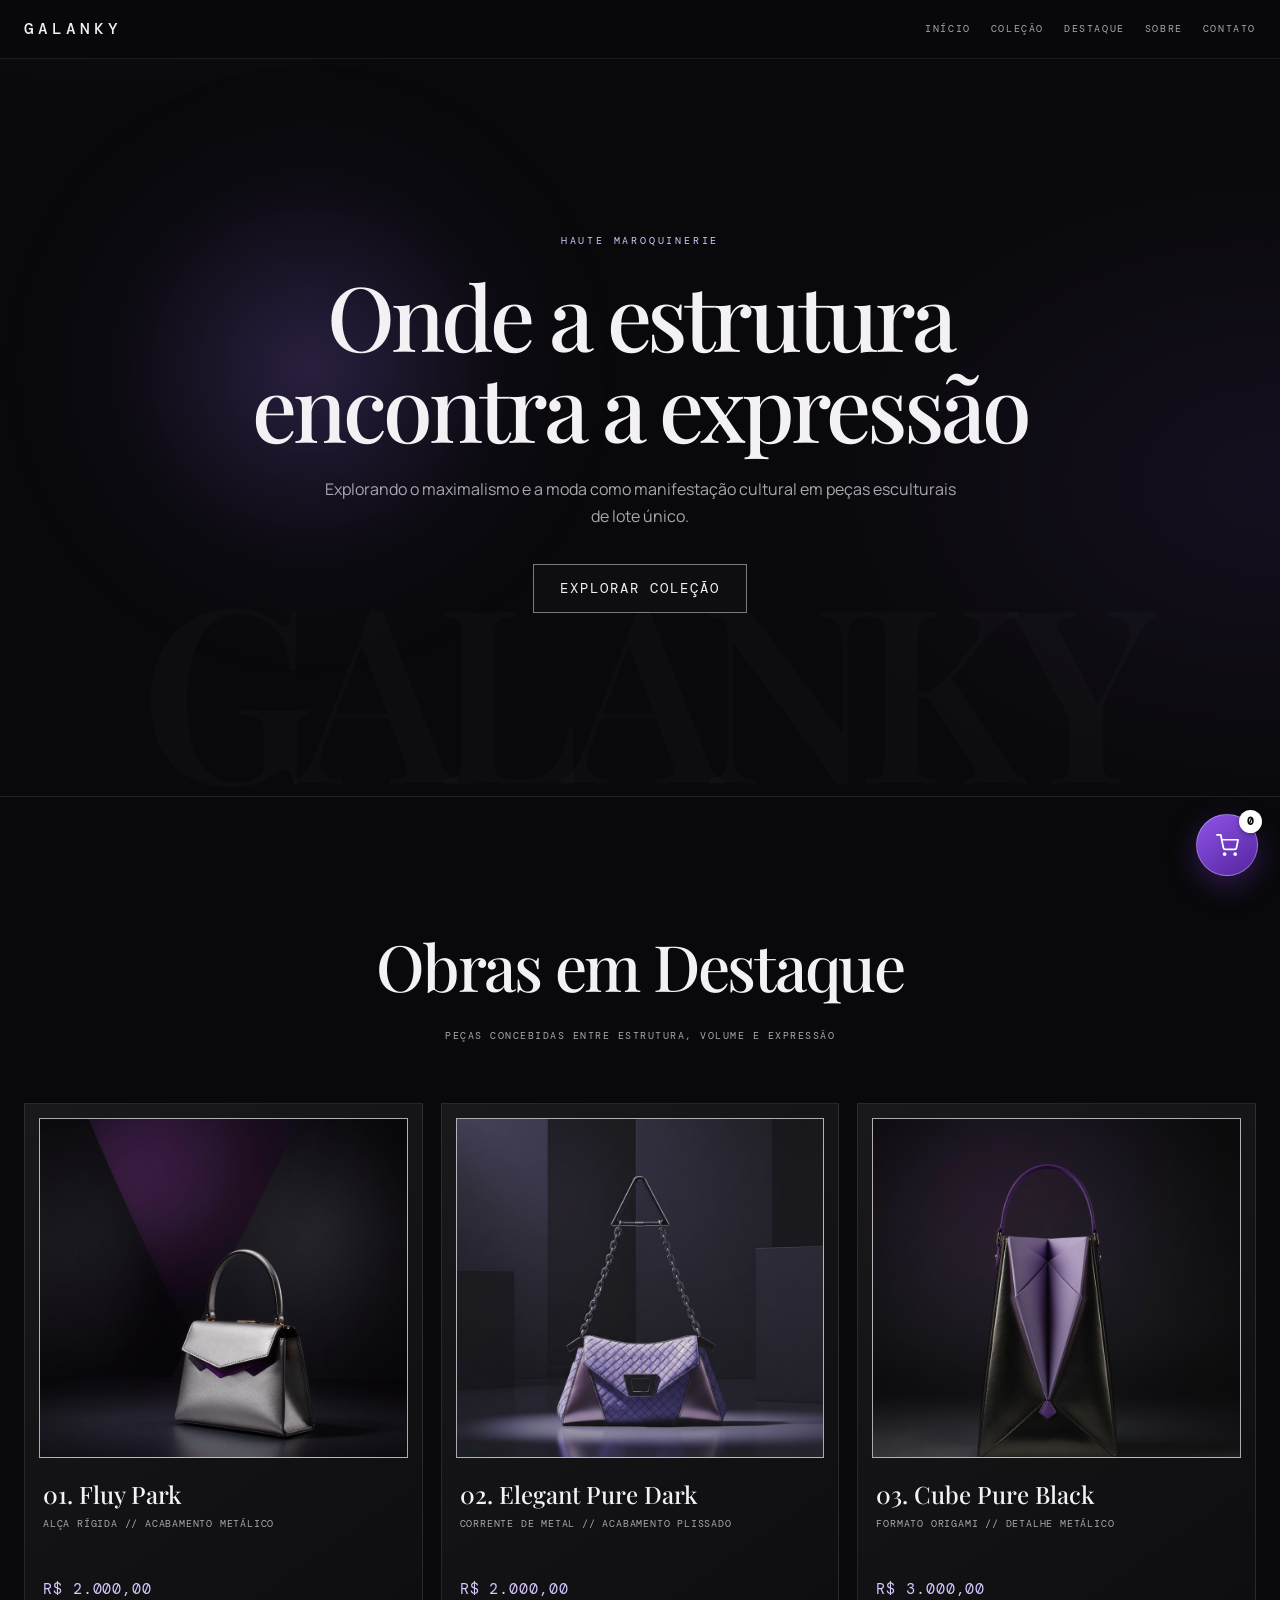
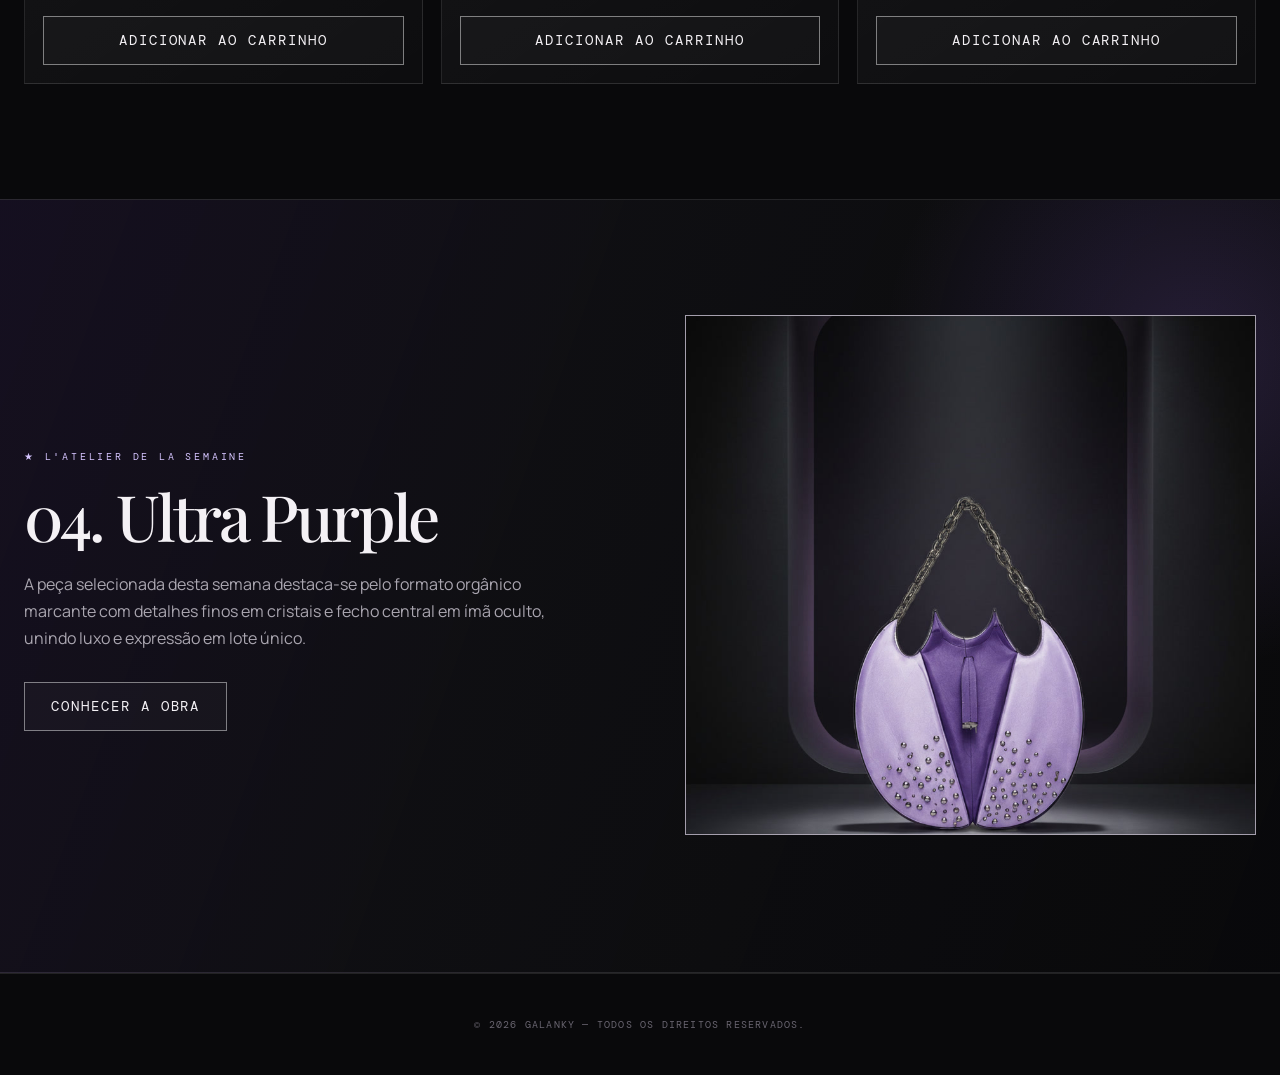
<file: index.html>
<!DOCTYPE html>
<html lang="pt-br">

<head>
    <meta charset="UTF-8">
    <meta name="viewport" content="width=device-width, initial-scale=1.0">
    <title>GALANKY — Identidade Editorial de Luxo</title>
    <link rel="stylesheet" href="./style.css">
</head>

<body>

    <nav class="navbar">
        <div class="nav-logo">GALANKY</div>
        <div class="nav-commerce">
        <div class="nav-links">
            <a href="./index.html">Início</a>
            <a href="./pags/product.html">Coleção</a>
            <a href="./pags/destaque.html">Destaque</a>
            <a href="./pags/sobre.html">Sobre</a>
            <a href="./pags/contact.html">Contato</a>
        </div>
        </div>
    </nav>

    <header class="hero">
        <span class="hero-subtitle">Haute Maroquinerie</span>
        <h1 class="hero-title">Onde a estrutura encontra a expressão</h1>
        <p class="hero-description">Explorando o maximalismo e a moda como manifestação cultural em peças esculturais de
            lote único.</p>
        <div>
            <a href="./pags/product.html" class="btn">Explorar Coleção</a>
        </div>
    </header>

    <section class="section-container collection-section">
        <h2 class="section-title">Obras em Destaque</h2>
        <div class="product-grid">

            <div class="product-card" data-open-product="fluy-park" role="link" tabindex="0"
                aria-label="Ver detalhes do produto">
                <div class="product-image-container">
                    <img src="./pags/assets/bag01.png" alt="Bolsa Mini Estruturada">
                </div>
                <h3>01. Fluy Park</h3>
                <p>Alça Rígida // Acabamento Metálico</p>
                <div class="price">R$ 2.000,00</div><button type="button" class="btn" data-add="fluy-park">Adicionar ao
                    carrinho</button>
            </div>

            <div class="product-card" data-open-product="elegant-pure-dark" role="link" tabindex="0"
                aria-label="Ver detalhes do produto">
                <div class="product-image-container">
                    <img src="./pags/assets/bag02.jpg" alt="Bolsa Triangular">
                </div>
                <h3>02. Elegant Pure Dark</h3>
                <p>Corrente de Metal // Acabamento Plissado</p>
                <div class="price">R$ 2.000,00</div><button type="button" class="btn"
                    data-add="elegant-pure-dark">Adicionar ao carrinho</button>
            </div>

            <div class="product-card" data-open-product="cube-pure-black" role="link" tabindex="0"
                aria-label="Ver detalhes do produto">
                <div class="product-image-container">
                    <img src="./pags/assets/bag03.png" alt="Bolsa Escultural">
                </div>
                <h3>03. Cube Pure Black</h3>
                <p>Formato Origami // Detalhe Metálico</p>
                <div class="price">R$ 3.000,00</div><button type="button" class="btn"
                    data-add="cube-pure-black">Adicionar ao carrinho</button>
            </div>

        </div>
    </section>

    <section class="semana-section">
        <div class="section-container semana-flex">
            <div class="semana-content">
                <span class="semana-tag">★ L'Atelier de la Semaine</span>
                <h2>04. Ultra Purple</h2>
                <p>A peça selecionada desta semana destaca-se pelo formato orgânico marcante com detalhes finos em
                    cristais e fecho central em ímã oculto, unindo luxo e expressão em lote único.</p>
                <a href="./pags/destaque.html" class="btn">Conhecer a Obra</a>
            </div>
            <div class="semana-visual">
                <div class="product-image-container feature-crop">
                    <img src="./pags/assets/bag04.jpg" alt="Bolsa Escultural Orgânica">
                </div>
            </div>
        </div>
    </section>

    
    <a class="floating-cart-btn" href="./pags/carrinho.html" aria-label="Abrir carrinho" title="Abrir carrinho">
      <svg xmlns="http://www.w3.org/2000/svg" width="23" height="23" viewBox="0 0 24 24" fill="none" stroke="currentColor" stroke-width="1.8" stroke-linecap="round" stroke-linejoin="round" aria-hidden="true">
        <circle cx="9" cy="21" r="1"></circle><circle cx="20" cy="21" r="1"></circle>
        <path d="M1 1h4l2.68 13.39a2 2 0 0 0 2 1.61h9.72a2 2 0 0 0 2-1.61L23 6H6"></path>
      </svg>
      <span class="cart-badge" data-cart-count aria-live="polite">0</span>
    </a>

<footer>
        <p>&copy; 2026 GALANKY — Todos os direitos reservados.</p>
    </footer>

    <script src="./app.js"></script>
</body>

</html>
</file>
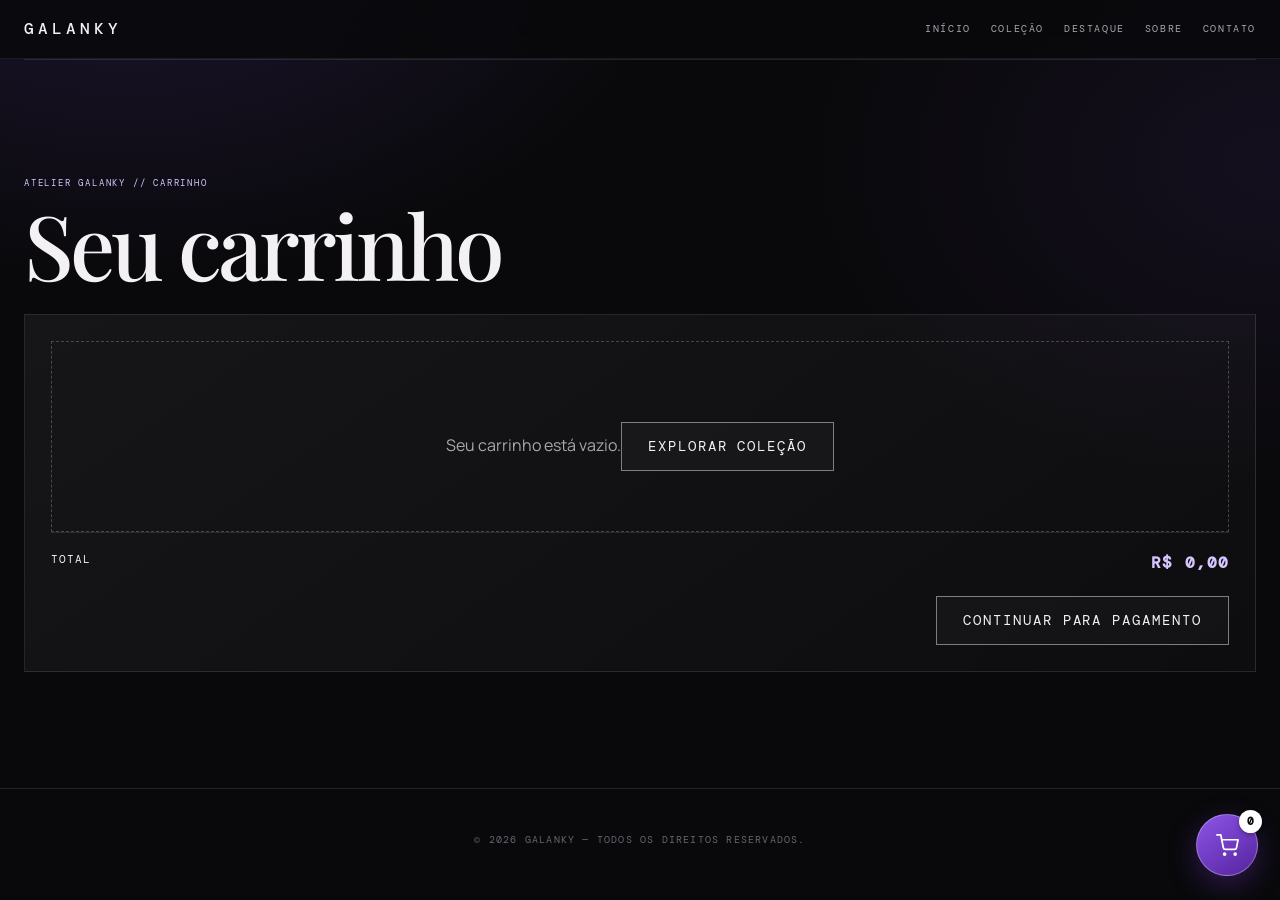
<file: pags/carrinho.html>
<!DOCTYPE html>
<html lang="pt-br">
<head><meta charset="UTF-8"><meta name="viewport" content="width=device-width, initial-scale=1.0"><title>Carrinho — GALANKY</title><link rel="stylesheet" href="../style.css"></head>
<body>
<nav class="navbar"><div class="nav-logo">GALANKY</div><div class="nav-commerce"><div class="nav-links"><a href="../index.html">Início</a><a href="./product.html">Coleção</a><a href="./destaque.html">Destaque</a><a href="./sobre.html">Sobre</a><a href="./contact.html">Contato</a></div></div></nav>
<section class="section-container ecommerce-section"><span class="eyebrow">Atelier Galanky // Carrinho</span><h1 class="hero-title" style="max-width:900px;text-align:left;margin-left:0">Seu carrinho</h1><div class="panel"><div data-cart-list></div><div class="total-line"><span>Total</span><strong data-cart-total>R$ 0,00</strong></div><div style="margin-top:20px;text-align:right"><a class="btn" href="./checkout.html">Continuar para pagamento</a></div></div></section>

    <a class="floating-cart-btn" href="./carrinho.html" aria-label="Abrir carrinho" title="Abrir carrinho">
      <svg xmlns="http://www.w3.org/2000/svg" width="23" height="23" viewBox="0 0 24 24" fill="none" stroke="currentColor" stroke-width="1.8" stroke-linecap="round" stroke-linejoin="round" aria-hidden="true">
        <circle cx="9" cy="21" r="1"></circle><circle cx="20" cy="21" r="1"></circle>
        <path d="M1 1h4l2.68 13.39a2 2 0 0 0 2 1.61h9.72a2 2 0 0 0 2-1.61L23 6H6"></path>
      </svg>
      <span class="cart-badge" data-cart-count aria-live="polite">0</span>
    </a>

<footer><p>&copy; 2026 GALANKY — Todos os direitos reservados.</p></footer><script src="../app.js"></script></body></html>
</file>
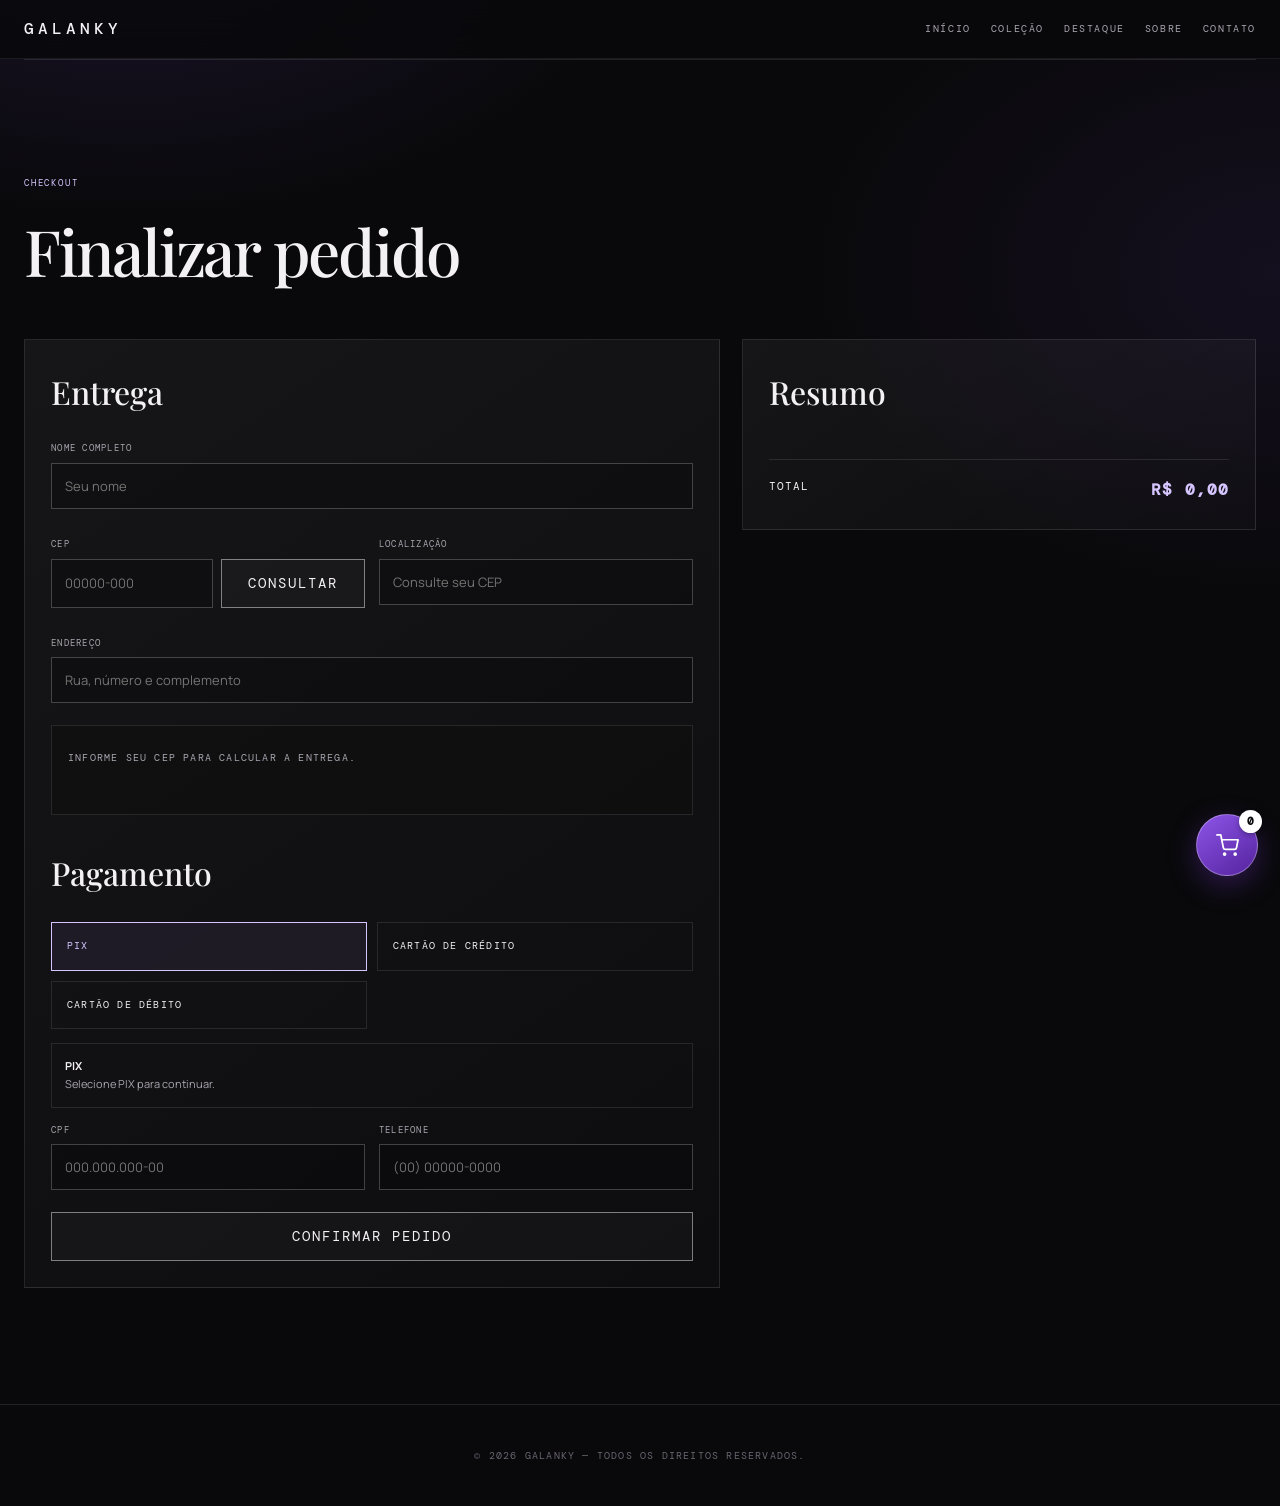
<file: pags/checkout.html>
<!DOCTYPE html>
<html lang="pt-br">
<head><meta charset="UTF-8"><meta name="viewport" content="width=device-width, initial-scale=1.0"><title>Checkout — GALANKY</title><link rel="stylesheet" href="../style.css"></head>
<body>
<nav class="navbar"><div class="nav-logo">GALANKY</div><div class="nav-commerce"><div class="nav-links"><a href="../index.html">Início</a><a href="./product.html">Coleção</a><a href="./destaque.html">Destaque</a><a href="./sobre.html">Sobre</a><a href="./contact.html">Contato</a></div></div></nav>
<section class="section-container ecommerce-section"><span class="eyebrow">Checkout</span><h1 class="section-title" style="text-align:left;margin-bottom:35px">Finalizar pedido</h1><div class="checkout-grid"><form id="checkout-form" class="panel"><h2>Entrega</h2><div class="form-grid"><div class="field full"><label>Nome completo</label><input name="name" required placeholder="Seu nome"></div><div class="field"><label>CEP</label><div class="cep-line"><input id="cep" name="cep" required inputmode="numeric" placeholder="00000-000"><button type="button" class="btn" id="calculate-cep">Consultar</button></div></div><div class="field"><label>Localização</label><input id="checkout-location" readonly placeholder="Consulte seu CEP"></div><div class="field full"><label>Endereço</label><input name="address" required placeholder="Rua, número e complemento"></div></div><div class="delivery-box" id="delivery-result"><span class="loading-line">Informe seu CEP para calcular a entrega.</span></div><input type="hidden" id="checkout-cep" name="confirmedCep"><h2 style="margin-top:32px">Pagamento</h2><div class="payment-options"><div class="payment-option"><input id="pay-pix" type="radio" name="payment" value="pix" checked><label for="pay-pix">PIX</label></div><div class="payment-option"><input id="pay-credit" type="radio" name="payment" value="credit"><label for="pay-credit">Cartão de crédito</label></div><div class="payment-option"><input id="pay-debit" type="radio" name="payment" value="debit"><label for="pay-debit">Cartão de débito</label></div></div><div class="payment-panel" data-payment-panel="pix"><strong>PIX</strong><br>Selecione PIX para continuar.</div><div class="payment-panel" data-payment-panel="credit" hidden><strong>Cartão de crédito</strong><div class="form-grid" style="margin-top:14px"><div class="field full"><label>Número do cartão</label><input name="cardNumber" inputmode="numeric" placeholder="0000 0000 0000 0000"></div><div class="field"><label>Validade</label><input name="cardExpiry" placeholder="MM/AA"></div><div class="field"><label>CVV</label><input name="cardCvv" inputmode="numeric" placeholder="000"></div></div><div class="field"><label>Quantidade de parcelas</label><select id="installments" name="installments"><option value="1">1x</option><option value="2">2x</option><option value="3">3x</option><option value="4">4x</option><option value="5">5x</option><option value="6">6x</option><option value="7">7x</option><option value="8">8x</option><option value="9">9x</option><option value="10">10x</option><option value="11">11x</option><option value="12">12x</option></select></div><div class="payment-result" id="installment-result"></div></div><div class="payment-panel" data-payment-panel="debit" hidden><strong>Cartão de débito</strong><div class="form-grid" style="margin-top:14px"><div class="field full"><label>Número do cartão</label><input name="debitCardNumber" inputmode="numeric" placeholder="0000 0000 0000 0000"></div><div class="field"><label>Validade</label><input name="debitCardExpiry" placeholder="MM/AA"></div><div class="field"><label>CVV</label><input name="debitCardCvv" inputmode="numeric" placeholder="000"></div></div><div class="payment-result"><strong>Pagamento à vista</strong><span>O valor total será cobrado de uma única vez.</span></div></div><div class="form-grid"><div class="field"><label>CPF</label><input name="cpf" required placeholder="000.000.000-00"></div><div class="field"><label>Telefone</label><input name="phone" required placeholder="(00) 00000-0000"></div></div><button class="btn" type="submit" style="width:100%;margin-top:8px">Confirmar pedido</button></form><aside class="panel"><h2>Resumo</h2><div class="order-items" data-checkout-items></div><div class="total-line"><span>Total</span><strong data-checkout-total>R$ 0,00</strong></div></aside></div></section>

    <a class="floating-cart-btn" href="./carrinho.html" aria-label="Abrir carrinho" title="Abrir carrinho">
      <svg xmlns="http://www.w3.org/2000/svg" width="23" height="23" viewBox="0 0 24 24" fill="none" stroke="currentColor" stroke-width="1.8" stroke-linecap="round" stroke-linejoin="round" aria-hidden="true">
        <circle cx="9" cy="21" r="1"></circle><circle cx="20" cy="21" r="1"></circle>
        <path d="M1 1h4l2.68 13.39a2 2 0 0 0 2 1.61h9.72a2 2 0 0 0 2-1.61L23 6H6"></path>
      </svg>
      <span class="cart-badge" data-cart-count aria-live="polite">0</span>
    </a>

<footer><p>&copy; 2026 GALANKY — Todos os direitos reservados.</p></footer><script src="../app.js"></script></body></html>
</file>
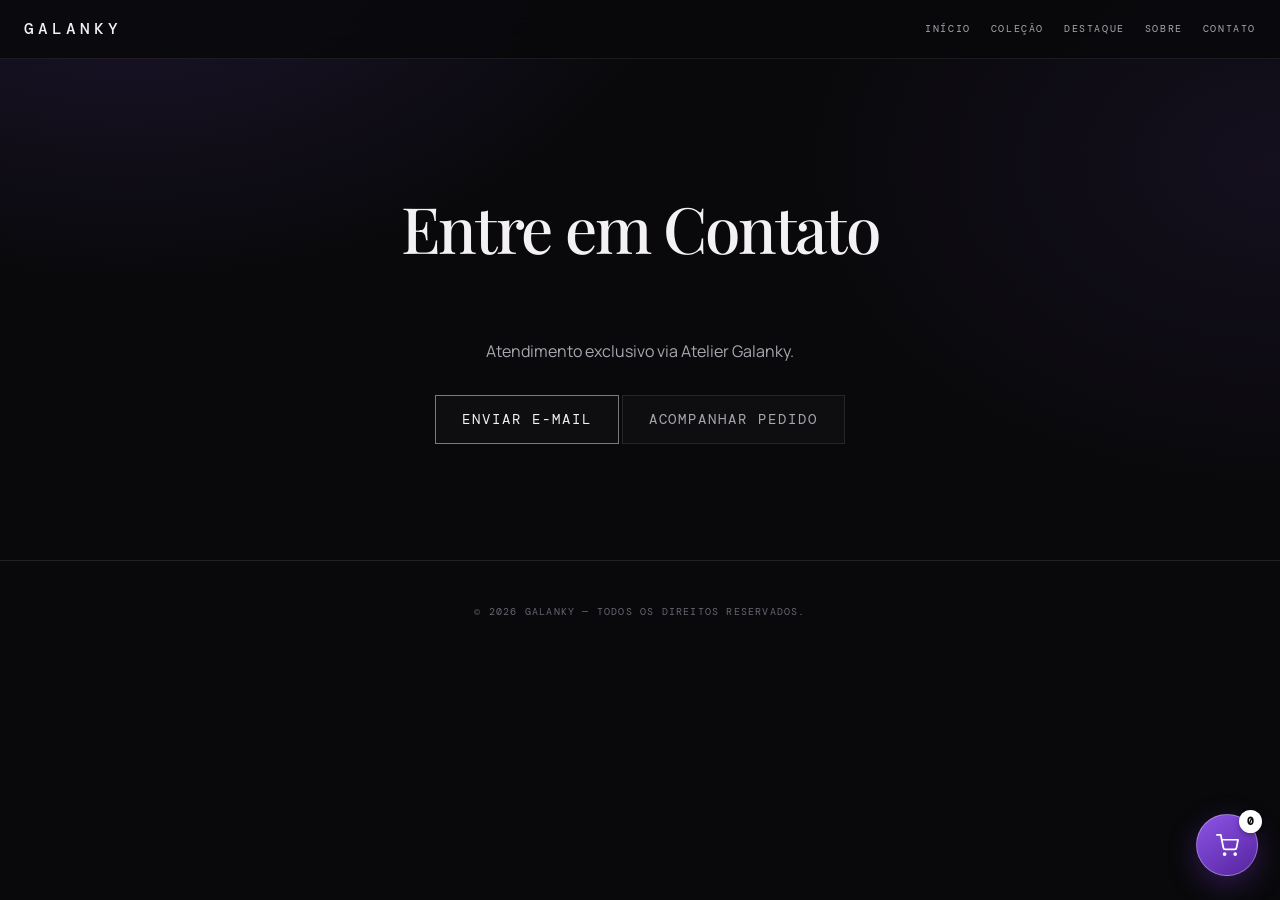
<file: pags/contact.html>
<!DOCTYPE html>
<html lang="pt-br">
<head>
    <meta charset="UTF-8">
    <meta name="viewport" content="width=device-width, initial-scale=1.0">
    <title>Contato — GALANKY</title>
    <link rel="stylesheet" href="../style.css">
</head>
<body>
    <nav class="navbar">
        <div class="nav-logo">GALANKY</div>
        <div class="nav-commerce">
            <div class="nav-links">
                <a href="../index.html">Início</a>
                <a href="./product.html">Coleção</a>
                <a href="./destaque.html">Destaque</a>
                <a href="./sobre.html">Sobre</a>
                <a href="./contact.html">Contato</a>
            </div>
        </div>
    </nav>

    <div class="section-container" style="text-align: center;">
        <h2 class="section-title">Entre em Contato</h2>
        <p style="color: var(--muted); margin-bottom: 30px;">Atendimento exclusivo via Atelier Galanky.</p>
        <a href="mailto:contato@galanky.com" class="btn">Enviar E-mail</a> <a href="./rastreio.html" class="btn secondary">Acompanhar pedido</a>
    </div>

    
    <a class="floating-cart-btn" href="./carrinho.html" aria-label="Abrir carrinho" title="Abrir carrinho">
      <svg xmlns="http://www.w3.org/2000/svg" width="23" height="23" viewBox="0 0 24 24" fill="none" stroke="currentColor" stroke-width="1.8" stroke-linecap="round" stroke-linejoin="round" aria-hidden="true">
        <circle cx="9" cy="21" r="1"></circle><circle cx="20" cy="21" r="1"></circle>
        <path d="M1 1h4l2.68 13.39a2 2 0 0 0 2 1.61h9.72a2 2 0 0 0 2-1.61L23 6H6"></path>
      </svg>
      <span class="cart-badge" data-cart-count aria-live="polite">0</span>
    </a>

<footer>
        <p>&copy; 2026 GALANKY — Todos os direitos reservados.</p>
    </footer>
<script src="../app.js"></script>
</body>
</html>
</file>
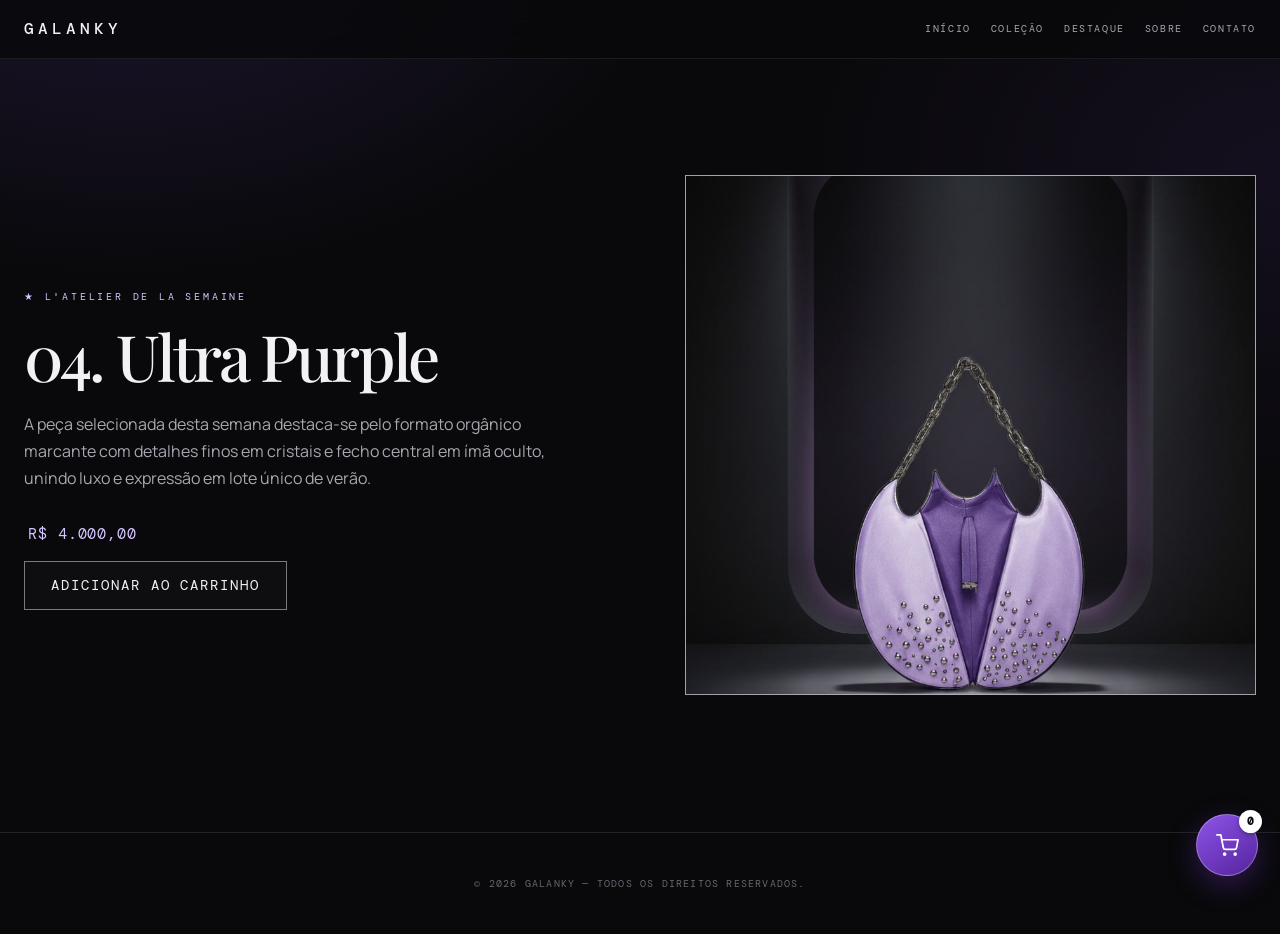
<file: pags/destaque.html>
<!DOCTYPE html>
<html lang="pt-br">
<head>
    <meta charset="UTF-8">
    <meta name="viewport" content="width=device-width, initial-scale=1.0">
    <title>Destaque — GALANKY</title>
    <link rel="stylesheet" href="../style.css">
</head>
<body>
    <nav class="navbar">
        <div class="nav-logo">GALANKY</div>
        <div class="nav-commerce">
            <div class="nav-links">
                <a href="../index.html">Início</a>
                <a href="./product.html">Coleção</a>
                <a href="./destaque.html">Destaque</a>
                <a href="./sobre.html">Sobre</a>
                <a href="./contact.html">Contato</a>
            </div>
        </div>
    </nav>

    <div class="section-container">
        <div class="semana-flex">
            <div class="semana-content">
                <span class="semana-tag">★ L'Atelier de la Semaine</span>
                <h2>04. Ultra Purple</h2>
                <p>A peça selecionada desta semana destaca-se pelo formato orgânico marcante com detalhes finos em cristais e fecho central em ímã oculto, unindo luxo e expressão em lote único de verão.</p>
                <div class="price">R$ 4.000,00</div>
                <button type="button" class="btn" data-add="ultra-purple">Adicionar ao carrinho</button>
            </div>
            <div class="semana-visual">
                <div class="product-image-container feature-crop">
                    <img src="./assets/bag04.jpg" alt="04. Ultra Purple">
                </div>
            </div>
        </div>
    </div>

    
    <a class="floating-cart-btn" href="./carrinho.html" aria-label="Abrir carrinho" title="Abrir carrinho">
      <svg xmlns="http://www.w3.org/2000/svg" width="23" height="23" viewBox="0 0 24 24" fill="none" stroke="currentColor" stroke-width="1.8" stroke-linecap="round" stroke-linejoin="round" aria-hidden="true">
        <circle cx="9" cy="21" r="1"></circle><circle cx="20" cy="21" r="1"></circle>
        <path d="M1 1h4l2.68 13.39a2 2 0 0 0 2 1.61h9.72a2 2 0 0 0 2-1.61L23 6H6"></path>
      </svg>
      <span class="cart-badge" data-cart-count aria-live="polite">0</span>
    </a>

<footer>
        <p>&copy; 2026 GALANKY — Todos os direitos reservados.</p>
    </footer>
<script src="../app.js"></script>
</body>
</html>
</file>
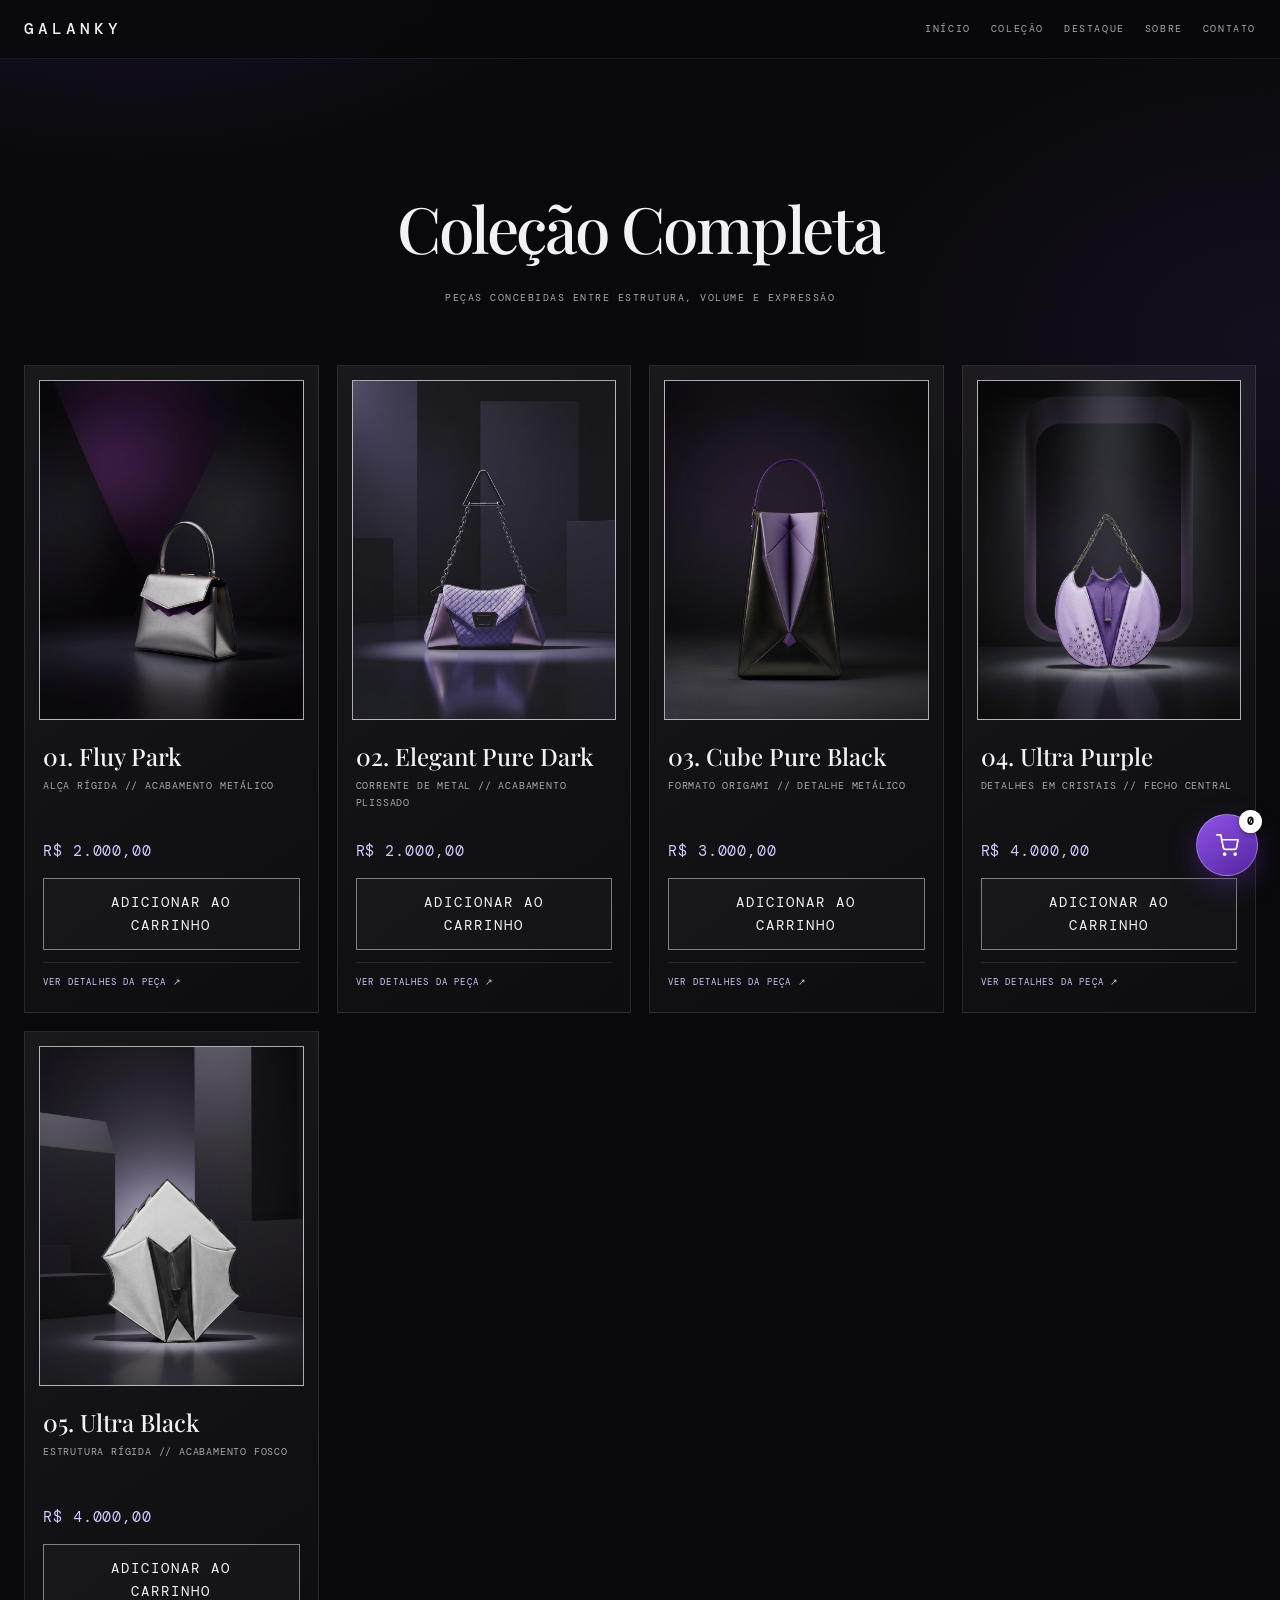
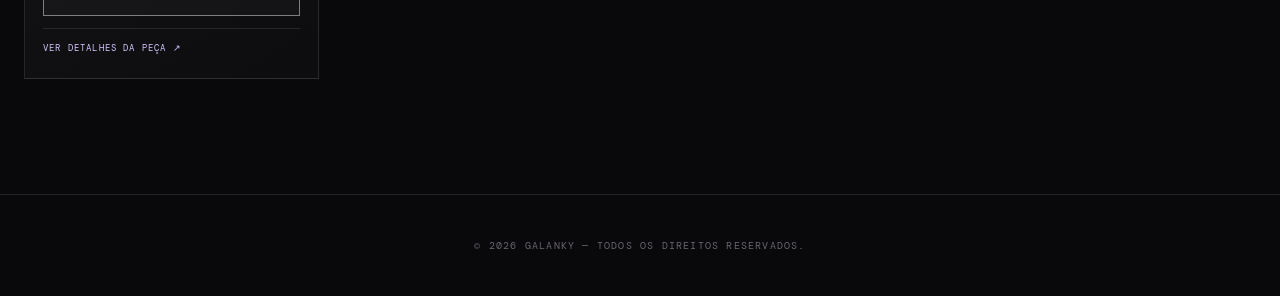
<file: pags/product.html>
<!DOCTYPE html>
<html lang="pt-br">
<head>
    <meta charset="UTF-8">
    <meta name="viewport" content="width=device-width, initial-scale=1.0">
    <title>Coleção — GALANKY</title>
    <link rel="stylesheet" href="../style.css">
</head>
<body>
<nav class="navbar">
    <div class="nav-logo">GALANKY</div>
    <div class="nav-commerce">
        <div class="nav-links"><a href="../index.html">Início</a><a href="./product.html">Coleção</a><a href="./destaque.html">Destaque</a><a href="./sobre.html">Sobre</a><a href="./contact.html">Contato</a></div>
    </div>
</nav>
<section class="section-container collection-section">
    <h2 class="section-title">Coleção Completa</h2>
    <div class="product-grid">
        <div class="product-card" data-open-product="fluy-park" role="link" tabindex="0" aria-label="Ver detalhes do produto"><div class="product-image-container"><img src="./assets/bag01.png" alt="Fluy Park"></div><h3>01. Fluy Park</h3><p>Alça Rígida // Acabamento Metálico</p><div class="price">R$ 2.000,00 </div><div class="btn-row"><button type="button" class="btn" data-add="fluy-park">Adicionar ao carrinho</button><span class="product-card-hint">Ver detalhes da peça ↗</span></div></div>
        <div class="product-card" data-open-product="elegant-pure-dark" role="link" tabindex="0" aria-label="Ver detalhes do produto"><div class="product-image-container"><img src="./assets/bag02.jpg" alt="Elegant Pure Dark"></div><h3>02. Elegant Pure Dark</h3><p>Corrente de Metal // Acabamento Plissado</p><div class="price">R$ 2.000,00 </div><div class="btn-row"><button type="button" class="btn" data-add="elegant-pure-dark">Adicionar ao carrinho</button><span class="product-card-hint">Ver detalhes da peça ↗</span></div></div>
        <div class="product-card" data-open-product="cube-pure-black" role="link" tabindex="0" aria-label="Ver detalhes do produto"><div class="product-image-container"><img src="./assets/bag03.png" alt="Cube Pure Black"></div><h3>03. Cube Pure Black</h3><p>Formato Origami // Detalhe Metálico</p><div class="price">R$ 3.000,00 </div><div class="btn-row"><button type="button" class="btn" data-add="cube-pure-black">Adicionar ao carrinho</button><span class="product-card-hint">Ver detalhes da peça ↗</span></div></div>
        <div class="product-card" data-open-product="ultra-purple" role="link" tabindex="0" aria-label="Ver detalhes do produto"><div class="product-image-container"><img src="./assets/bag04.jpg" alt="Ultra Purple"></div><h3>04. Ultra Purple</h3><p>Detalhes em Cristais // Fecho Central</p><div class="price">R$ 4.000,00 </div><div class="btn-row"><button type="button" class="btn" data-add="ultra-purple">Adicionar ao carrinho</button><span class="product-card-hint">Ver detalhes da peça ↗</span></div></div>
        <div class="product-card" data-open-product="ultra-black" role="link" tabindex="0" aria-label="Ver detalhes do produto"><div class="product-image-container"><img src="./assets/bag05.jpg" alt="Ultra Black"></div><h3>05. Ultra Black</h3><p>Estrutura Rígida // Acabamento Fosco</p><div class="price">R$ 4.000,00 </div><div class="btn-row"><button type="button" class="btn" data-add="ultra-black">Adicionar ao carrinho</button><span class="product-card-hint">Ver detalhes da peça ↗</span></div></div>
    </div>
</section>

    <a class="floating-cart-btn" href="./carrinho.html" aria-label="Abrir carrinho" title="Abrir carrinho">
      <svg xmlns="http://www.w3.org/2000/svg" width="23" height="23" viewBox="0 0 24 24" fill="none" stroke="currentColor" stroke-width="1.8" stroke-linecap="round" stroke-linejoin="round" aria-hidden="true">
        <circle cx="9" cy="21" r="1"></circle><circle cx="20" cy="21" r="1"></circle>
        <path d="M1 1h4l2.68 13.39a2 2 0 0 0 2 1.61h9.72a2 2 0 0 0 2-1.61L23 6H6"></path>
      </svg>
      <span class="cart-badge" data-cart-count aria-live="polite">0</span>
    </a>

<footer><p>&copy; 2026 GALANKY — Todos os direitos reservados.</p></footer>
<script src="../app.js"></script>
</body>
</html>
</file>
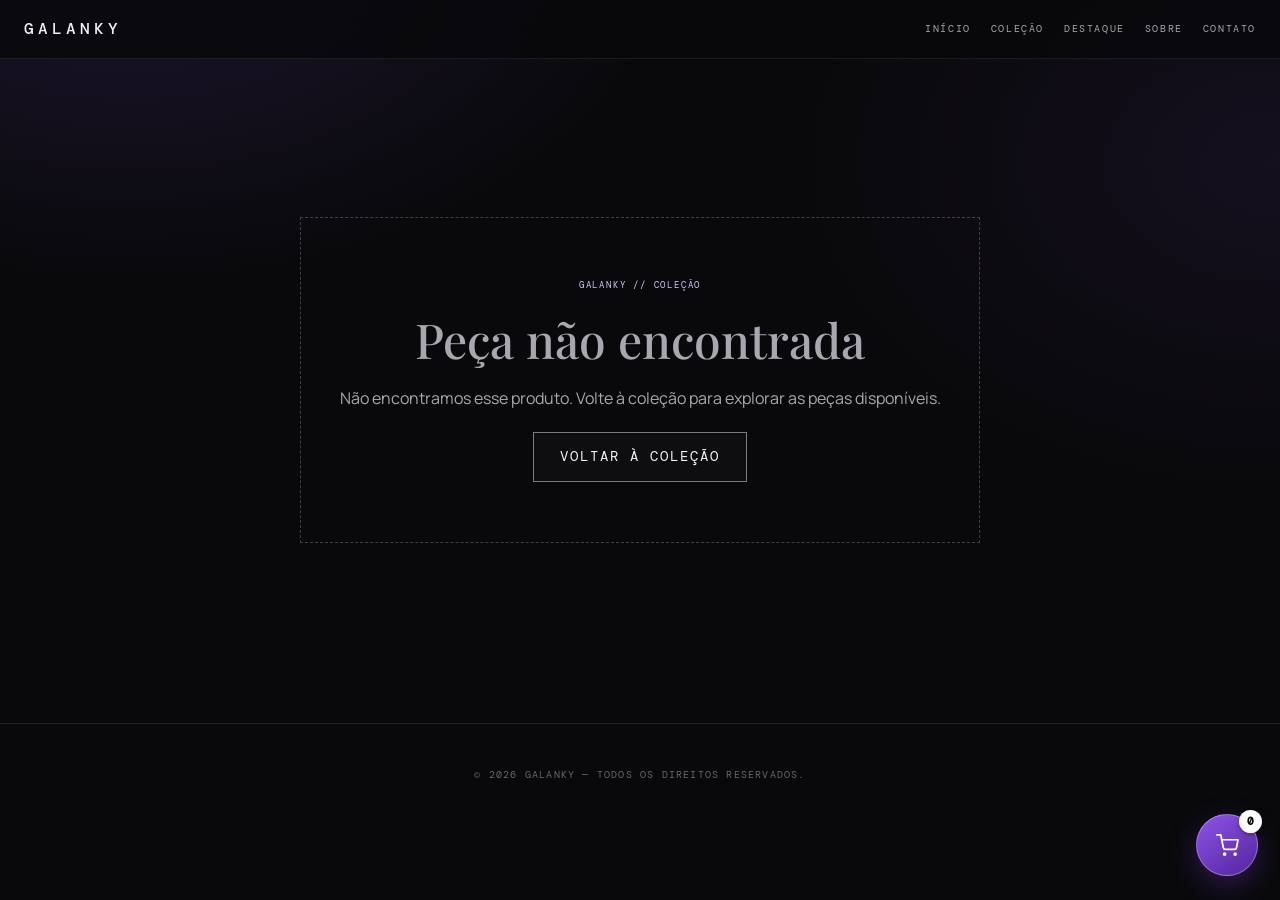
<file: pags/produto.html>
<!DOCTYPE html>
<html lang="pt-br">
<head>
  <meta charset="UTF-8">
  <meta name="viewport" content="width=device-width, initial-scale=1.0">
  <meta name="description" content="Conheça os detalhes das peças da coleção GALANKY.">
  <title>Produto — GALANKY</title>
  <link rel="stylesheet" href="../style.css">
</head>
<body>
  <nav class="navbar">
    <a class="nav-logo" href="../index.html" aria-label="GALANKY — início">GALANKY</a>
    <div class="nav-commerce">
      <div class="nav-links"><a href="../index.html">Início</a><a href="./product.html">Coleção</a><a href="./destaque.html">Destaque</a><a href="./sobre.html">Sobre</a><a href="./contact.html">Contato</a></div>
    </div>
  </nav>
  <main class="section-container product-detail-section" data-product-detail aria-live="polite">
    <div class="loading-line">Carregando peça...</div>
  </main>
  
    <a class="floating-cart-btn" href="./carrinho.html" aria-label="Abrir carrinho" title="Abrir carrinho">
      <svg xmlns="http://www.w3.org/2000/svg" width="23" height="23" viewBox="0 0 24 24" fill="none" stroke="currentColor" stroke-width="1.8" stroke-linecap="round" stroke-linejoin="round" aria-hidden="true">
        <circle cx="9" cy="21" r="1"></circle><circle cx="20" cy="21" r="1"></circle>
        <path d="M1 1h4l2.68 13.39a2 2 0 0 0 2 1.61h9.72a2 2 0 0 0 2-1.61L23 6H6"></path>
      </svg>
      <span class="cart-badge" data-cart-count aria-live="polite">0</span>
    </a>

<footer><p>&copy; 2026 GALANKY — Todos os direitos reservados.</p></footer>
  <script src="../app.js"></script>
</body>
</html>
</file>
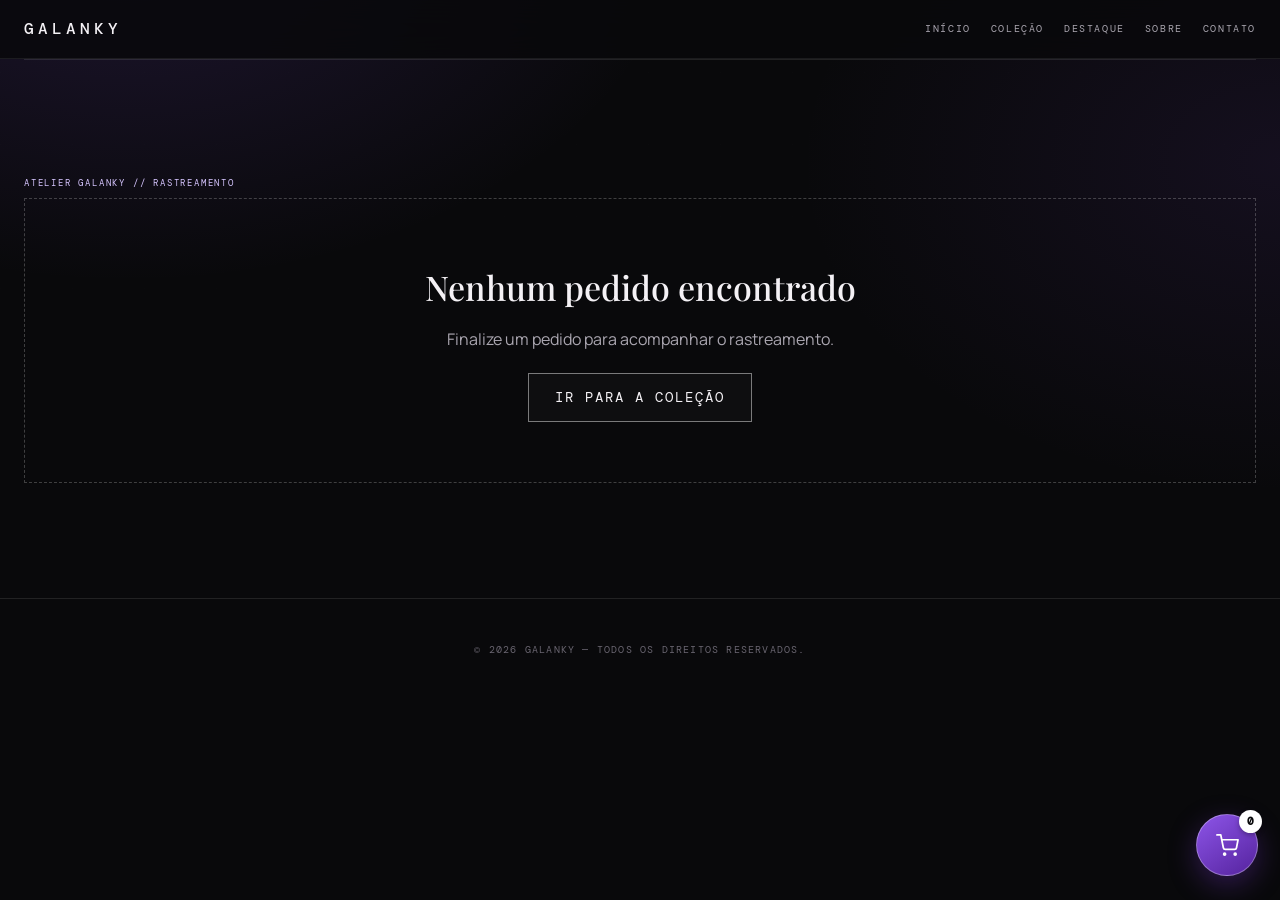
<file: pags/rastreio.html>
<!DOCTYPE html>
<html lang="pt-br">
<head><meta charset="UTF-8"><meta name="viewport" content="width=device-width, initial-scale=1.0"><title>Acompanhar pedido — GALANKY</title><link rel="stylesheet" href="../style.css"></head>
<body>
<nav class="navbar"><div class="nav-logo">GALANKY</div><div class="nav-commerce"><div class="nav-links"><a href="../index.html">Início</a><a href="./product.html">Coleção</a><a href="./destaque.html">Destaque</a><a href="./sobre.html">Sobre</a><a href="./contact.html">Contato</a></div></div></nav>
<section class="section-container ecommerce-section"><span class="eyebrow">Atelier Galanky // Rastreamento</span><div data-tracking></div></section>

    <a class="floating-cart-btn" href="./carrinho.html" aria-label="Abrir carrinho" title="Abrir carrinho">
      <svg xmlns="http://www.w3.org/2000/svg" width="23" height="23" viewBox="0 0 24 24" fill="none" stroke="currentColor" stroke-width="1.8" stroke-linecap="round" stroke-linejoin="round" aria-hidden="true">
        <circle cx="9" cy="21" r="1"></circle><circle cx="20" cy="21" r="1"></circle>
        <path d="M1 1h4l2.68 13.39a2 2 0 0 0 2 1.61h9.72a2 2 0 0 0 2-1.61L23 6H6"></path>
      </svg>
      <span class="cart-badge" data-cart-count aria-live="polite">0</span>
    </a>

<footer><p>&copy; 2026 GALANKY — Todos os direitos reservados.</p></footer><script src="../app.js"></script></body></html>
</file>
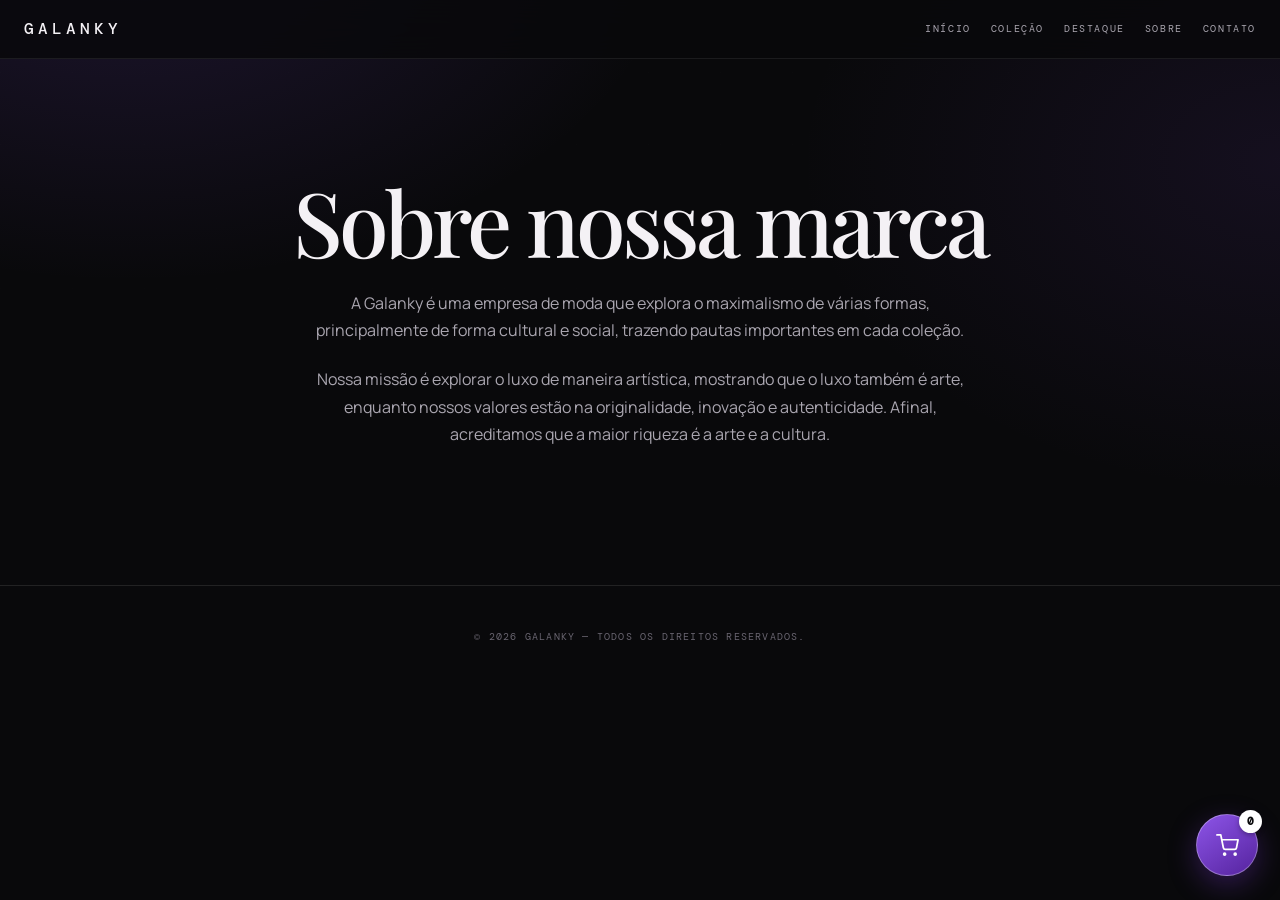
<file: pags/sobre.html>
<!DOCTYPE html>
<html lang="pt-br">
<head>
    <meta charset="UTF-8">
    <meta name="viewport" content="width=device-width, initial-scale=1.0">
    <title>Sobre — GALANKY</title>
    <link rel="stylesheet" href="../style.css">
</head>
<body>
    <nav class="navbar">
        <div class="nav-logo">GALANKY</div>
        <div class="nav-commerce">
            <div class="nav-links">
                <a href="../index.html">Início</a>
                <a href="./product.html">Coleção</a>
                <a href="./destaque.html">Destaque</a>
                <a href="./sobre.html">Sobre</a>
                <a href="./contact.html">Contato</a>
            </div>
        </div>
    </nav>
    
    <div class="section-container sobre-content">
        <h1 class="hero-title">Sobre nossa marca</h1>
        <p class="hero-description">A Galanky é uma empresa de moda que explora o maximalismo de várias formas, principalmente de forma cultural e social, trazendo pautas importantes em cada coleção.</p>
        <p class="hero-description">Nossa missão é explorar o luxo de maneira artística, mostrando que o luxo também é arte, enquanto nossos valores estão na originalidade, inovação e autenticidade. Afinal, acreditamos que a maior riqueza é a arte e a cultura.</p>
    </div>

    
    <a class="floating-cart-btn" href="./carrinho.html" aria-label="Abrir carrinho" title="Abrir carrinho">
      <svg xmlns="http://www.w3.org/2000/svg" width="23" height="23" viewBox="0 0 24 24" fill="none" stroke="currentColor" stroke-width="1.8" stroke-linecap="round" stroke-linejoin="round" aria-hidden="true">
        <circle cx="9" cy="21" r="1"></circle><circle cx="20" cy="21" r="1"></circle>
        <path d="M1 1h4l2.68 13.39a2 2 0 0 0 2 1.61h9.72a2 2 0 0 0 2-1.61L23 6H6"></path>
      </svg>
      <span class="cart-badge" data-cart-count aria-live="polite">0</span>
    </a>

<footer>
        <p>&copy; 2026 GALANKY — Todos os direitos reservados.</p>
    </footer>
<script src="../app.js"></script>
</body>
</html>
</file>
<file: style.css>
/* GALANKY — identidade editorial de luxo */
@import url('https://fonts.googleapis.com/css2?family=DM+Mono:wght@400;500&family=Manrope:wght@400;500;600&family=Playfair+Display:ital,wght@0,500;0,600;1,500&display=swap');

:root {
  --bg: #09090b;
  --surface: rgba(20, 20, 24, .72);
  --surface-strong: #141419;
  --line: rgba(255, 255, 255, .10);
  --line-strong: rgba(255, 255, 255, .22);
  --text: #f4f1f5;
  --muted: #aaa6b0;
  --accent: #b28cff;
  --accent-soft: #d6c5ff;
}

* {
  margin: 0;
  padding: 0;
  box-sizing: border-box;
}

html {
  scroll-behavior: smooth;
}

body {
  min-height: 100vh;
  font-family: 'Manrope', Arial, sans-serif;
  background:
    radial-gradient(900px 600px at 10% -10%, rgba(119, 74, 205, .20), transparent 62%),
    radial-gradient(800px 550px at 100% 18%, rgba(99, 57, 161, .13), transparent 60%),
    var(--bg);
  color: var(--text);
  line-height: 1.65;
  overflow-x: hidden;
}

body::before {
  content: '';
  position: fixed;
  inset: 0;
  pointer-events: none;
  z-index: -1;
  opacity: .38;
  background-image: linear-gradient(rgba(255, 255, 255, .018) 1px, transparent 1px), linear-gradient(90deg, rgba(255, 255, 255, .018) 1px, transparent 1px);
  background-size: 72px 72px;
  mask-image: linear-gradient(to bottom, black, transparent 75%);
}

a {
  text-decoration: none;
  color: inherit;
}

button {
  font: inherit;
}

/* NAVBAR */
.navbar {
  display: grid;
  grid-template-columns: 1fr auto 1fr;
  align-items: center;
  padding: 16px 24px;
  position: sticky;
  top: 0;
  z-index: 100;
  background: rgba(9, 9, 11, .85);
  backdrop-filter: blur(16px);
  border-bottom: 1px solid rgba(255, 255, 255, .08);
}

.nav-links {
  display: flex;
  gap: 20px;
}

.nav-links.right-links {
  justify-content: flex-end;
}

/* Logo perfeitamente centralizada */
.nav-logo {
  font-family: 'DM Mono', monospace;
  font-size: 16px;
  font-weight: 500;
  letter-spacing: .25em;
  text-align: center;
}

/* Botão Circular Flutuante (Estilo WhatsApp) */
.floating-cart-btn {
  position: fixed;
  right: 20px;
  bottom: 20px;
  width: 56px;
  height: 56px;
  background: #7b38db;
  /* Tom de roxo vibrante da marca */
  color: #fff;
  border-radius: 50%;
  display: flex;
  align-items: center;
  justify-content: center;
  box-shadow: 0 8px 25px rgba(123, 56, 219, 0.5);
  z-index: 999;
  transition: transform 0.3s ease, background 0.3s ease;
  border: 1px solid rgba(255, 255, 255, 0.2);
}

.floating-cart-btn:hover {
  transform: scale(1.08);
  background: #904eff;
}

/* Pequena etiqueta com a quantidade de itens no topo do círculo */
.cart-badge {
  position: absolute;
  top: -4px;
  right: -4px;
  background: #fff;
  color: #09090b;
  font-family: 'DM Mono', monospace;
  font-size: 10px;
  font-weight: 700;
  width: 22px;
  height: 22px;
  border-radius: 50%;
  display: flex;
  align-items: center;
  justify-content: center;
  box-shadow: 0 2px 5px rgba(0, 0, 0, 0.3);
}

.nav-links a {
  position: relative;
  font-family: 'DM Mono', monospace;
  font-size: 10px;
  text-transform: uppercase;
  letter-spacing: .16em;
  color: var(--muted);
  transition: color .25s ease;
}

.nav-links a::after {
  content: '';
  position: absolute;
  left: 0;
  bottom: -7px;
  width: 100%;
  height: 1px;
  background: var(--accent-soft);
  transform: scaleX(0);
  transform-origin: right;
  transition: transform .3s ease;
}

.nav-links a:hover {
  color: var(--text);
}

.nav-links a:hover::after {
  transform: scaleX(1);
  transform-origin: left;
}

/* HERO */
.hero {
  position: relative;
  isolation: isolate;
  min-height: min(82vh, 760px);
  display: grid;
  place-content: center;
  text-align: center;
  padding: 110px 24px 120px;
  border-bottom: 1px solid var(--line);
  overflow: hidden;
}

.hero::before {
  content: '';
  position: absolute;
  width: 620px;
  height: 620px;
  border-radius: 50%;
  z-index: -1;
  background: radial-gradient(circle, rgba(159, 112, 255, .22), rgba(100, 52, 168, .05) 42%, transparent 70%);
  filter: blur(8px);
  animation: floatGlow 9s ease-in-out infinite;
}

.hero::after {
  content: 'GALANKY';
  position: absolute;
  left: 50%;
  bottom: -.36em;
  transform: translateX(-50%);
  font-family: 'Playfair Display', serif;
  font-size: clamp(100px, 19vw, 300px);
  font-weight: 600;
  letter-spacing: -.07em;
  color: rgba(255, 255, 255, .018);
  white-space: nowrap;
  z-index: -1;
}

@keyframes floatGlow {
  50% {
    transform: translate3d(0, -18px, 0) scale(1.07);
  }
}

.hero-subtitle,
.semana-tag {
  font-family: 'DM Mono', monospace;
  font-size: 10px;
  text-transform: uppercase;
  letter-spacing: .28em;
  color: var(--accent-soft);
}

.hero-subtitle {
  margin-bottom: 20px;
  display: block;
}

.hero-title {
  font-family: 'Playfair Display', Georgia, serif;
  font-size: clamp(44px, 7vw, 94px);
  line-height: 1.02;
  font-weight: 500;
  letter-spacing: -.045em;
  max-width: 900px;
  margin: 0 auto 24px;
}

.hero-description {
  color: var(--muted);
  max-width: 650px;
  margin: 0 auto 34px;
  font-size: 16px;
}

/* BOTOES */
.btn {
  position: relative;
  overflow: hidden;
  display: inline-flex;
  align-items: center;
  justify-content: center;
  min-height: 46px;
  padding: 12px 26px;
  border: 1px solid rgba(255, 255, 255, .45);
  background: rgba(255, 255, 255, .025);
  color: var(--text);
  text-transform: uppercase;
  letter-spacing: .14em;
  font-family: 'DM Mono', monospace;
  font-size: 10px;
  cursor: pointer;
  transition: border-color .3s ease, color .3s ease, transform .3s ease, background .3s ease;
}

.btn::before {
  content: '';
  position: absolute;
  inset: 0;
  background: var(--accent-soft);
  transform: translateY(102%);
  transition: transform .32s cubic-bezier(.22, 1, .36, 1);
  z-index: -1;
}

.btn:hover {
  color: #151018;
  border-color: var(--accent-soft);
  transform: translateY(-2px);
}

.btn:hover::before {
  transform: translateY(0);
}

/* SEÇÕES E CARDS */
.section-container {
  width: min(1240px, calc(100% - 48px));
  margin: 0 auto;
  padding: clamp(72px, 9vw, 132px) 0;
}

.section-title {
  font-family: 'Playfair Display', Georgia, serif;
  font-size: clamp(38px, 5vw, 66px);
  font-weight: 500;
  letter-spacing: -.035em;
  text-align: center;
  margin-bottom: 58px;
}

.collection-section .section-title::after {
  content: 'Peças concebidas entre estrutura, volume e expressão';
  display: block;
  margin-top: 10px;
  font-family: 'DM Mono', monospace;
  font-size: 10px;
  font-weight: 400;
  letter-spacing: .15em;
  text-transform: uppercase;
  color: var(--muted);
}

.product-grid {
  display: grid;
  grid-template-columns: repeat(auto-fit, minmax(260px, 1fr));
  gap: 18px;
}

.product-card {
  position: relative;
  isolation: isolate;
  padding: 14px;
  background: linear-gradient(145deg, rgba(255, 255, 255, .065), rgba(255, 255, 255, .018));
  border: 1px solid var(--line);
  text-align: left;
  transition: transform .45s cubic-bezier(.22, 1, .36, 1), border-color .35s ease, box-shadow .45s ease;
}

.product-card::before {
  content: '';
  position: absolute;
  inset: -1px;
  z-index: -1;
  background: linear-gradient(135deg, transparent 20%, rgba(184, 142, 255, .30), transparent 72%);
  opacity: 0;
  transition: opacity .45s ease;
}

.product-card:hover {
  transform: translateY(-9px);
  border-color: rgba(214, 197, 255, .42);
  box-shadow: 0 28px 80px rgba(0, 0, 0, .38);
}

.product-card:hover::before {
  opacity: 1;
}

/* CONTAINER DE IMAGEM */
.product-image-container {
  width: 100%;
  height: 340px;
  overflow: hidden;
  position: relative;
  margin-bottom: 22px;
  display: flex;
  justify-content: center;
  align-items: center;
  background: radial-gradient(circle at 50% 35%, #eeeaf2 0%, #d8d4df 58%, #c7c2cd 100%);
  border: 1px solid rgba(0, 0, 0, .14);
}

.product-image-container::after {
  content: '';
  position: absolute;
  inset: 0;
  pointer-events: none;
  background: linear-gradient(115deg, transparent 25%, rgba(255, 255, 255, .34) 48%, transparent 68%);
  transform: translateX(-140%);
  transition: transform .8s cubic-bezier(.22, 1, .36, 1);
  z-index: 2;
}

.product-card:hover .product-image-container::after {
  transform: translateX(140%);
}

.product-image-container img {
  width: 100%;
  height: 100%;
  object-fit: cover;
  object-position: center;
  display: block;
  padding: 0;
  transition: transform .65s cubic-bezier(.22, 1, .36, 1), filter .45s ease;
}

.product-card:hover img {
  transform: scale(1.05);
  filter: drop-shadow(0 18px 18px rgba(20, 8, 35, .24));
}

.product-card h3 {
  font-family: 'Playfair Display', Georgia, serif;
  font-size: 24px;
  line-height: 1.18;
  font-weight: 500;
  margin: 2px 4px 7px;
}

.product-card p {
  min-height: 42px;
  margin: 0 4px 20px;
  color: var(--muted);
  font-family: 'DM Mono', monospace;
  font-size: 10px;
  line-height: 1.7;
  letter-spacing: .08em;
  text-transform: uppercase;
}

.product-card .btn {
  margin: 0 4px 4px;
  width: calc(100% - 8px);
}

/* ÁREA DE DESTAQUE DA SEMANA */
.semana-section {
  position: relative;
  border-top: 1px solid var(--line);
  border-bottom: 1px solid var(--line);
  background: linear-gradient(110deg, rgba(107, 63, 177, .13), rgba(20, 20, 24, .58) 42%, rgba(9, 9, 11, .8));
  overflow: hidden;
}

.semana-section::before {
  content: '';
  position: absolute;
  width: 650px;
  height: 650px;
  right: -240px;
  top: -170px;
  border-radius: 50%;
  background: radial-gradient(circle, rgba(166, 118, 255, .17), transparent 68%);
}

.semana-flex {
  position: relative;
  display: grid;
  grid-template-columns: 1fr 1fr;
  align-items: center;
  gap: clamp(34px, 7vw, 100px);
}

.semana-content h2 {
  font-family: 'Playfair Display', Georgia, serif;
  font-size: clamp(42px, 5vw, 68px);
  line-height: 1.02;
  font-weight: 500;
  letter-spacing: -.045em;
  margin: 16px 0 22px;
}

.semana-content p {
  color: var(--muted);
  max-width: 560px;
  margin-bottom: 30px;
}

.semana-visual {
  min-width: 0;
}

.feature-crop {
  height: clamp(380px, 44vw, 520px);
  background: radial-gradient(circle at 50% 50%, #e9e4ee, #beb7c7);
}

.feature-crop img {
  padding: 0;
  object-fit: cover;
  object-position: center;
}

.sobre-content {
  max-width: 850px;
  text-align: center;
}

.sobre-content .hero-description {
  margin-bottom: 22px;
}

footer {
  padding: 42px 24px;
  border-top: 1px solid var(--line);
  text-align: center;
  color: #696570;
  font-family: 'DM Mono', monospace;
  font-size: 10px;
  letter-spacing: .12em;
  text-transform: uppercase;
}

/* RESPONSIVIDADE */
@media (max-width: 760px) {
  .navbar {
    align-items: flex-start;
    flex-direction: column;
    gap: 12px;
  }

  .nav-links {
    gap: 14px 20px;
  }

  .section-container {
    width: min(100% - 32px, 1240px);
  }

  .hero {
    min-height: 700px;
  }

  .product-grid {
    gap: 14px;
  }

  .product-image-container {
    height: 310px;
  }

  .semana-flex {
    grid-template-columns: 1fr;
  }

  .semana-content {
    order: 1;
  }

  .semana-visual {
    order: 2;
  }

  .feature-crop {
    height: 380px;
  }
}

@media (prefers-reduced-motion: reduce) {

  *,
  *::before,
  *::after {
    animation-duration: .01ms !important;
    animation-iteration-count: 1 !important;
    transition-duration: .01ms !important;
    scroll-behavior: auto !important;
  }
}

/* E-COMMERCE — extensão da identidade GALANKY */
.nav-commerce {
  display: flex;
  align-items: center;
  gap: 12px;
}

.cart-link {
  border: 1px solid var(--line-strong);
  padding: 9px 12px;
  font-family: 'DM Mono', monospace;
  font-size: 9px;
  letter-spacing: .12em;
  text-transform: uppercase;
}

.cart-link:hover {
  border-color: var(--accent-soft);
  color: var(--accent-soft);
}

.price {
  margin: 8px 4px 14px;
  font-family: 'DM Mono', monospace;
  font-size: 15px;
  letter-spacing: .06em;
  color: var(--accent-soft);
}

.price small {
  color: var(--muted);
  font-size: 9px;
  margin-left: 5px;
}

.product-card .btn-row {
  display: grid;
  grid-template-columns: 1fr;
  gap: 8px;
}

.btn.secondary {
  border-color: var(--line);
  color: var(--muted);
}

.eyebrow {
  display: block;
  font-family: 'DM Mono', monospace;
  font-size: 9px;
  text-transform: uppercase;
  letter-spacing: .2em;
  color: var(--accent-soft);
  margin-bottom: 8px;
}

.ecommerce-section {
  border-top: 1px solid var(--line);
}

.checkout-grid {
  display: grid;
  grid-template-columns: minmax(0, 1.15fr) minmax(320px, .85fr);
  gap: 22px;
  align-items: start;
}

.panel {
  padding: 26px;
  background: linear-gradient(145deg, rgba(255, 255, 255, .055), rgba(255, 255, 255, .018));
  border: 1px solid var(--line);
}

.panel h2 {
  font-family: 'Playfair Display', Georgia, serif;
  font-size: 32px;
  font-weight: 500;
  margin-bottom: 22px;
}

.form-grid {
  display: grid;
  grid-template-columns: 1fr 1fr;
  gap: 14px;
}

.field {
  display: flex;
  flex-direction: column;
  gap: 7px;
  margin-bottom: 14px;
}

.field.full {
  grid-column: 1/-1;
}

.field label {
  font-family: 'DM Mono', monospace;
  font-size: 9px;
  text-transform: uppercase;
  letter-spacing: .14em;
  color: var(--muted);
}

.field input,
.field select {
  width: 100%;
  min-height: 46px;
  padding: 11px 13px;
  color: var(--text);
  background: rgba(0, 0, 0, .22);
  border: 1px solid var(--line-strong);
  outline: none;
  font: 13px Manrope, sans-serif;
  box-sizing: border-box;
}

.field input:focus,
.field select:focus {
  border-color: var(--accent-soft);
  outline: none;
  box-shadow: 0 0 0 1px rgba(178, 140, 255, .12);
}

/* Select de parcelas: mantém o visual escuro do GALANKY também ao receber foco. */
.field select {
  color-scheme: dark;
  appearance: none;
  -webkit-appearance: none;
  -moz-appearance: none;
  cursor: pointer;
  padding-right: 42px;
  background-color: #15151b;
  background-image: url("data:image/svg+xml,%3Csvg xmlns='http://www.w3.org/2000/svg' width='12' height='8' viewBox='0 0 12 8'%3E%3Cpath d='M1 1.5 6 6.5 11 1.5' fill='none' stroke='%23b28cff' stroke-width='1.4'/%3E%3C/svg%3E");
  background-repeat: no-repeat;
  background-position: right 14px center;
}

.field select:hover {
  border-color: rgba(178, 140, 255, .65);
}

.field select option {
  background: #15151b;
  color: #f2eef7;
}

.field select option:checked,
.field select option:hover {
  background: #2a2238;
  color: #f2eef7;
}

.cep-line {
  display: grid;
  grid-template-columns: 1fr auto;
  gap: 8px;
}

.delivery-box {
  margin-top: 8px;
  min-height: 90px;
  border: 1px solid var(--line);
  padding: 16px;
  background: rgba(0, 0, 0, .16);
}

.delivery-success strong {
  display: block;
  font-size: 16px;
}

.delivery-success p {
  color: var(--muted);
  font-size: 11px;
  margin-top: 13px;
}

.delivery-metrics {
  display: grid;
  grid-template-columns: repeat(3, 1fr);
  gap: 8px;
  margin-top: 15px;
}

.delivery-metrics div {
  border-left: 1px solid var(--line-strong);
  padding-left: 10px;
}

.delivery-metrics small,
.tracking-details small,
.tracking-count small {
  display: block;
  color: var(--muted);
  font-family: 'DM Mono', monospace;
  font-size: 8px;
  text-transform: uppercase;
  letter-spacing: .12em;
  margin-bottom: 5px;
}

.loading-line {
  color: var(--muted);
  font-family: 'DM Mono', monospace;
  font-size: 10px;
  text-transform: uppercase;
  letter-spacing: .12em;
}

.is-error {
  color: #e9b8c4;
  border-color: rgba(233, 184, 196, .4);
}

.payment-options {
  display: grid;
  grid-template-columns: 1fr 1fr;
  gap: 10px;
  margin: 8px 0 14px;
}

.payment-option {
  position: relative;
}

.payment-option input {
  position: absolute;
  opacity: 0;
}

.payment-option label {
  display: block;
  padding: 15px;
  border: 1px solid var(--line);
  cursor: pointer;
  font-family: 'DM Mono', monospace;
  font-size: 10px;
  text-transform: uppercase;
  letter-spacing: .12em;
}

.payment-option input:checked+label {
  border-color: var(--accent-soft);
  background: rgba(178, 140, 255, .08);
  color: var(--accent-soft);
}

.payment-panel {
  padding: 13px;
  margin-bottom: 15px;
  border: 1px solid var(--line);
  color: var(--muted);
  font-size: 11px;
}

.payment-panel strong {
  color: var(--text);
}

.order-items {
  display: flex;
  flex-direction: column;
  gap: 13px;
  margin-bottom: 18px;
}

.order-items>div {
  display: flex;
  justify-content: space-between;
  gap: 15px;
  color: var(--muted);
  font-size: 12px;
}

.order-items strong {
  color: var(--text);
}

.total-line {
  border-top: 1px solid var(--line);
  padding-top: 17px;
  display: flex;
  justify-content: space-between;
  font-family: 'DM Mono', monospace;
  text-transform: uppercase;
  letter-spacing: .1em;
  font-size: 11px;
}

.total-line strong {
  color: var(--accent-soft);
  font-size: 16px;
}

.demo-note {
  margin-top: 16px;
  padding: 12px;
  border: 1px dashed var(--line-strong);
  color: var(--muted);
  font-family: 'DM Mono', monospace;
  font-size: 9px;
  line-height: 1.6;
  text-transform: uppercase;
}

.toast {
  position: fixed;
  right: 22px;
  bottom: 22px;
  z-index: 500;
  padding: 14px 17px;
  border: 1px solid var(--line-strong);
  background: #141419;
  color: var(--text);
  font-family: 'DM Mono', monospace;
  font-size: 10px;
  letter-spacing: .05em;
  transform: translateY(20px);
  opacity: 0;
  pointer-events: none;
  transition: .25s ease;
}

.toast.show {
  transform: translateY(0);
  opacity: 1;
}

.empty-state {
  padding: 60px 20px;
  text-align: center;
  border: 1px dashed var(--line-strong);
  color: var(--muted);
}

.empty-state h2 {
  color: var(--text);
  font-family: 'Playfair Display', serif;
  font-size: 34px;
  font-weight: 500;
  margin-bottom: 10px;
}

.empty-state .btn {
  margin-top: 20px;
}

.cart-item {
  display: grid;
  grid-template-columns: 90px 1fr auto auto;
  gap: 16px;
  align-items: center;
  padding: 14px 0;
  border-bottom: 1px solid var(--line);
}

.cart-item img {
  width: 90px;
  height: 90px;
  object-fit: cover;
  background: #ddd;
}

.cart-item h3 {
  font-family: 'Playfair Display', serif;
  font-size: 22px;
  font-weight: 500;
}

.cart-item p {
  color: var(--muted);
  font-size: 11px;
}

.qty-control {
  display: flex;
  align-items: center;
  gap: 12px;
  margin-top: 9px;
  font-family: 'DM Mono', monospace;
}

.qty-control button {
  width: 25px;
  height: 25px;
  border: 1px solid var(--line-strong);
  background: transparent;
  color: var(--text);
  cursor: pointer;
}

.remove-item {
  border: 0;
  background: none;
  color: var(--muted);
  font-size: 22px;
  cursor: pointer;
}

.tracking-head {
  display: flex;
  justify-content: space-between;
  gap: 30px;
  align-items: flex-end;
  padding-bottom: 35px;
  border-bottom: 1px solid var(--line);
}

.tracking-head h1 {
  font-family: 'Playfair Display', serif;
  font-size: clamp(42px, 6vw, 70px);
  line-height: 1;
  font-weight: 500;
  margin-bottom: 13px;
}

.tracking-head p {
  color: var(--muted);
  max-width: 600px;
}

.tracking-count {
  min-width: 210px;
  padding: 18px;
  border: 1px solid var(--line-strong);
  text-align: right;
}

.tracking-count strong {
  display: block;
  color: var(--accent-soft);
  font-family: 'DM Mono', monospace;
  font-size: 17px;
}

.tracking-count span {
  display: block;
  color: var(--muted);
  font-size: 11px;
  margin-top: 5px;
}

.timeline {
  display: grid;
  grid-template-columns: repeat(4, 1fr);
  gap: 10px;
  padding: 38px 0;
}

.timeline-step {
  position: relative;
  display: flex;
  flex-direction: column;
  align-items: center;
  text-align: center;
  gap: 10px;
  color: #5e5965;
}

.timeline-step::after {
  content: '';
  position: absolute;
  height: 1px;
  background: var(--line);
  top: 16px;
  left: 50%;
  width: 100%;
  z-index: -1;
}

.timeline-step:last-child::after {
  display: none;
}

.timeline-step span {
  width: 33px;
  height: 33px;
  display: grid;
  place-items: center;
  border: 1px solid var(--line);
  background: var(--bg);
  font-family: 'DM Mono', monospace;
  font-size: 10px;
}

.timeline-step.done {
  color: var(--text);
}

.timeline-step.done span {
  border-color: var(--accent-soft);
  color: var(--accent-soft);
}

.timeline-step.current strong {
  color: var(--accent-soft);
}

.timeline-step strong {
  font-family: 'DM Mono', monospace;
  font-size: 9px;
  text-transform: uppercase;
  letter-spacing: .08em;
}

.tracking-details {
  display: grid;
  grid-template-columns: repeat(3, 1fr);
  border-top: 1px solid var(--line);
  border-bottom: 1px solid var(--line);
}

.tracking-details>div {
  padding: 22px;
  border-right: 1px solid var(--line);
}

.tracking-details>div:last-child {
  border-right: 0;
}

.tracking-details strong {
  display: block;
  font-size: 14px;
  margin-bottom: 6px;
}

.tracking-details span {
  color: var(--muted);
  font-size: 10px;
}

@media (max-width:760px) {
  .nav-commerce {
    width: 100%;
    justify-content: space-between;
  }

  .checkout-grid {
    grid-template-columns: 1fr;
  }

  .form-grid,
  .payment-options {
    grid-template-columns: 1fr;
  }

  .delivery-metrics,
  .tracking-details {
    grid-template-columns: 1fr;
  }

  .tracking-details>div {
    border-right: 0;
    border-bottom: 1px solid var(--line);
  }

  .tracking-details>div:last-child {
    border-bottom: 0;
  }

  .tracking-head {
    flex-direction: column;
    align-items: stretch;
  }

  .tracking-count {
    text-align: left;
  }

  .timeline {
    grid-template-columns: 1fr;
    gap: 18px;
  }

  .timeline-step {
    flex-direction: row;
    text-align: left;
  }

  .timeline-step::after {
    display: none;
  }

  .cart-item {
    grid-template-columns: 70px 1fr auto;
  }

  .cart-item>strong {
    grid-column: 2;
  }

  .remove-item {
    grid-column: 3;
    grid-row: 1;
  }
}

.timeline-five {
  grid-template-columns: repeat(5, 1fr);
}

@media (max-width:760px) {
  .timeline-five {
    grid-template-columns: 1fr;
  }
}

.payment-result {
  margin-top: 12px;
  padding: 13px;
  border: 1px solid var(--accent-soft);
  background: rgba(178, 140, 255, .06);
  display: flex;
  flex-direction: column;
  gap: 5px;
}

.payment-result strong {
  color: var(--text);
  font-family: 'DM Mono', monospace;
  font-size: 13px;
}

.payment-result span {
  color: var(--muted);
  font-size: 11px;
}

.payment-result em {
  color: var(--accent-soft);
  font-style: normal;
}

/* DETALHES DO PRODUTO — página individual */
.product-card {
  cursor: pointer;
}

.product-card:focus-visible {
  outline: 2px solid var(--accent-soft);
  outline-offset: 4px;
}

.product-card-hint {
  display: block;
  margin: 0 4px 8px;
  padding-top: 12px;
  border-top: 1px solid var(--line);
  color: var(--accent-soft);
  font-family: 'DM Mono', monospace;
  font-size: 9px;
  letter-spacing: .13em;
  text-transform: uppercase;
}

.product-detail-section {
  padding-top: clamp(44px, 7vw, 88px);
  padding-bottom: clamp(64px, 9vw, 110px);
}

.product-detail-layout {
  display: grid;
  grid-template-columns: minmax(0, 1.05fr) minmax(340px, .95fr);
  gap: clamp(34px, 6vw, 90px);
  align-items: start;
}

.product-detail-image {
  min-height: 560px;
  max-height: 760px;
  overflow: hidden;
  position: relative;
  display: grid;
  place-items: center;
  background: radial-gradient(circle at 50% 38%, #eeeaf2 0%, #d8d4df 58%, #c7c2cd 100%);
  border: 1px solid rgba(255, 255, 255, .12);
}

.product-detail-image::after {
  content: '';
  position: absolute;
  inset: 0;
  pointer-events: none;
  background: linear-gradient(145deg, transparent 45%, rgba(255, 255, 255, .18));
}

.product-detail-image img {
  width: 100%;
  height: 100%;
  max-height: 760px;
  object-fit: contain;
  display: block;
}

.product-detail-info {
  padding-top: 8px;
}

.back-to-collection {
  display: inline-block;
  margin-bottom: 44px;
  color: var(--muted);
  font: 10px 'DM Mono', monospace;
  letter-spacing: .12em;
  text-transform: uppercase;
  transition: color .2s ease;
}

.back-to-collection:hover,
.detail-cart-link:hover {
  color: var(--accent-soft);
}

.product-detail-info h1 {
  margin-top: 12px;
  font: 500 clamp(42px, 5vw, 68px)/1.05 'Playfair Display', Georgia, serif;
  letter-spacing: -.035em;
}

.product-detail-subtitle {
  margin-top: 14px;
  color: var(--muted);
  font: 10px/1.8 'DM Mono', monospace;
  letter-spacing: .12em;
  text-transform: uppercase;
}

.product-detail-price {
  margin-top: 28px;
  font: 24px 'Playfair Display', Georgia, serif;
}

.product-detail-price small {
  display: block;
  margin-top: 3px;
  color: var(--muted);
  font: 9px 'DM Mono', monospace;
  letter-spacing: .08em;
}

.product-detail-description {
  max-width: 620px;
  margin-top: 26px;
  color: #d0cbd5;
  font-size: 14px;
  line-height: 1.9;
}

.product-specs {
  margin-top: 30px;
  border-top: 1px solid var(--line);
}

.product-specs>div {
  display: grid;
  grid-template-columns: minmax(130px, .7fr) 1.3fr;
  gap: 18px;
  padding: 13px 0;
  border-bottom: 1px solid var(--line);
}

.product-specs span {
  color: var(--muted);
  font: 9px 'DM Mono', monospace;
  letter-spacing: .1em;
  text-transform: uppercase;
}

.product-specs strong {
  font-size: 12px;
  font-weight: 500;
  text-align: right;
}

.specs-note {
  margin-top: 12px;
  color: var(--muted);
  font-size: 10px;
}

.product-detail-add {
  width: 100%;
  margin-top: 28px;
}

.detail-cart-link {
  display: inline-block;
  margin-top: 17px;
  color: var(--muted);
  font: 10px 'DM Mono', monospace;
  letter-spacing: .12em;
  text-transform: uppercase;
}

.product-not-found {
  max-width: 680px;
  margin: 70px auto;
  text-align: center;
}

.product-not-found h1 {
  margin: 14px 0;
  font: 500 48px 'Playfair Display', Georgia, serif;
}

.product-not-found p {
  color: var(--muted);
}

@media (max-width: 900px) {
  .product-detail-layout {
    grid-template-columns: 1fr;
  }

  .product-detail-image {
    min-height: 420px;
    max-height: 620px;
  }

  .product-detail-info {
    max-width: 720px;
  }

  .back-to-collection {
    margin-bottom: 28px;
  }
}


/* RESPONSIVIDADE REFINADA — GALANKY */
img,
video,
iframe {
  max-width: 100%;
}

button,
input,
select,
textarea {
  max-width: 100%;
}

.section-container,
.panel,
.product-card,
.product-detail-info {
  min-width: 0;
}

.product-card,
.cart-item,
.tracking-details>div {
  overflow-wrap: anywhere;
}

@media (max-width: 900px) {
  .checkout-grid {
    grid-template-columns: minmax(0, 1fr);
  }

  .product-detail-layout {
    grid-template-columns: minmax(0, 1fr);
  }

  .product-detail-image {
    min-height: 360px;
    height: min(68vw, 560px);
  }

  .product-detail-info {
    max-width: none;
  }

  .back-to-collection {
    margin-bottom: 24px;
  }
}

@media (max-width: 760px) {
  .navbar {
    align-items: stretch;
    flex-direction: column;
    gap: 13px;
    padding: 15px 20px;
  }

  .nav-logo {
    font-size: 17px;
  }

  .nav-commerce {
    width: 100%;
    align-items: flex-start;
    flex-direction: column;
    gap: 12px;
  }

  .nav-links {
    width: 100%;
    flex-wrap: wrap;
    gap: 10px 17px;
  }

  .nav-links a {
    font-size: 9px;
  }

  .cart-link {
    align-self: flex-start;
    padding: 9px 12px;
  }

  .hero {
    min-height: min(690px, calc(100svh - 110px));
    padding: 82px 22px 92px;
  }

  .hero-title {
    font-size: clamp(42px, 10vw, 68px);
  }

  .hero-description {
    font-size: 14px;
  }

  .section-container {
    width: min(100% - 36px, 1240px);
    padding: 66px 0;
  }

  .section-title {
    margin-bottom: 34px;
    font-size: clamp(34px, 8vw, 52px);
  }

  .collection-section .section-title::after {
    max-width: 310px;
    margin: 10px auto 0;
    font-size: 8px;
    line-height: 1.7;
  }

  .product-grid {
    grid-template-columns: repeat(2, minmax(0, 1fr));
    gap: 12px;
  }

  .product-card {
    padding: 10px;
  }

  .product-image-container {
    height: clamp(155px, 36vw, 260px);
    margin-bottom: 15px;
  }

  .product-card h3 {
    font-size: clamp(17px, 3.6vw, 22px);
  }

  .product-card p {
    min-height: 0;
    margin-bottom: 13px;
    font-size: 8px;
  }

  .product-card .btn {
    margin: 0;
    width: 100%;
    padding: 11px 8px;
    font-size: 8px;
    letter-spacing: .08em;
  }

  .product-card .btn-row {
    gap: 7px;
  }

  .product-card-hint {
    margin: 0;
    font-size: 8px;
    letter-spacing: .07em;
  }

  .price {
    font-size: 13px;
    margin: 7px 2px 12px;
  }

  .semana-flex {
    grid-template-columns: minmax(0, 1fr);
    gap: 28px;
  }

  .semana-content h2 {
    font-size: clamp(40px, 9vw, 58px);
  }

  .feature-crop {
    height: min(88vw, 390px);
  }

  .checkout-grid {
    grid-template-columns: minmax(0, 1fr);
  }

  .form-grid,
  .payment-options {
    grid-template-columns: minmax(0, 1fr);
  }

  .delivery-metrics {
    grid-template-columns: repeat(3, minmax(0, 1fr));
  }

  .tracking-details {
    grid-template-columns: minmax(0, 1fr);
  }

  .tracking-details>div {
    border-right: 0;
    border-bottom: 1px solid var(--line);
    padding: 17px;
  }

  .tracking-details>div:last-child {
    border-bottom: 0;
  }

  .tracking-head {
    flex-direction: column;
    align-items: stretch;
    gap: 20px;
  }

  .tracking-count {
    min-width: 0;
    text-align: left;
  }

  .timeline,
  .timeline-five {
    grid-template-columns: minmax(0, 1fr);
    gap: 17px;
    padding: 28px 0;
  }

  .timeline-step {
    flex-direction: row;
    text-align: left;
    align-items: center;
  }

  .timeline-step::after {
    display: none;
  }

  .cart-item {
    grid-template-columns: 64px minmax(0, 1fr) auto;
    gap: 11px;
  }

  .cart-item img {
    width: 64px;
    height: 64px;
  }

  .cart-item h3 {
    font-size: 18px;
  }

  .cart-item>strong {
    grid-column: 2;
  }

  .remove-item {
    grid-column: 3;
    grid-row: 1;
  }

  .panel {
    padding: 19px;
  }

  .panel h2 {
    font-size: 27px;
  }

  .product-specs>div {
    grid-template-columns: minmax(0, .8fr) minmax(0, 1.2fr);
    gap: 12px;
  }

  .product-detail-image {
    height: min(78vw, 500px);
    min-height: 260px;
  }

  .product-detail-info h1 {
    font-size: clamp(40px, 9vw, 58px);
  }

  .product-detail-description {
    font-size: 13px;
  }

  .product-not-found h1 {
    font-size: 38px;
  }

  .toast {
    left: 14px;
    right: 14px;
    bottom: 14px;
    text-align: center;
  }
}

/* --- AJUSTES MOBILE PARA A NAVBAR E TEXTOS --- */

@media (max-width: 760px) {

  /* Organiza o cabeçalho no celular para não quebrar e ocupar espaço útil */
  .navbar {
    align-items: stretch;
    flex-direction: column;
    gap: 14px;
    padding: 16px 20px;
  }

  .nav-logo {
    font-size: 20px;
    letter-spacing: .2em;
  }

  .nav-commerce {
    width: 100%;
    align-items: center;
    justify-content: space-between;
    gap: 12px;
  }

  /* Deixa os links do menu bem distribuídos e com texto legível */
  .nav-links {
    width: 100%;
    justify-content: space-between;
    gap: 8px;
    overflow-x: auto;
    padding-bottom: 4px;
  }

  .nav-links a {
    font-size: 10px;
    /* Aumentado para facilitar a leitura */
    letter-spacing: .12em;
    white-space: nowrap;
  }

  /* Aumenta textos pequenos que estavam difíceis de ler no mobile */
  p,
  .product-card p,
  .hero-description {
    font-size: 14px !important;
    /* Corrige textos miúdos */
    line-height: 1.6;
  }

  .eyebrow,
  .semana-tag {
    font-size: 10px !important;
  }

  /* Melhora o espaçamento dos cards de produtos no celular */
  .product-grid {
    grid-template-columns: 1fr;
    gap: 20px;
  }

  .product-card {
    padding: 16px;
  }

  /* Garante que os botões tenham uma área de toque confortável no celular */
  .btn {
    min-height: 46px;
    font-size: 11px;
  }
}

/* =========================================================
   GALANKY — camada responsiva consolidada e acessível
   Mantém a identidade editorial e melhora o uso em telas pequenas.
   ========================================================= */
.navbar {
  display: flex;
  align-items: center;
  justify-content: space-between;
  gap: 28px;
  min-width: 0;
}
.nav-commerce {
  display: flex;
  align-items: center;
  justify-content: flex-end;
  min-width: 0;
}
.nav-links {
  align-items: center;
  flex-wrap: wrap;
}
.nav-logo {
  flex: 0 0 auto;
  white-space: nowrap;
}
.floating-cart-btn {
  position: fixed;
  right: max(22px, env(safe-area-inset-right));
  bottom: max(24px, env(safe-area-inset-bottom));
  width: 62px;
  height: 62px;
  display: inline-flex;
  align-items: center;
  justify-content: center;
  color: #fff;
  background: linear-gradient(145deg, #8d55e8, #55239e);
  border: 1px solid rgba(255,255,255,.32);
  border-radius: 50%;
  box-shadow: 0 9px 28px rgba(87, 42, 151, .48);
  z-index: 999;
  transition: transform .22s ease, box-shadow .22s ease, background .22s ease;
}
.floating-cart-btn:hover, .floating-cart-btn:focus-visible {
  transform: translateY(-3px) scale(1.04);
  box-shadow: 0 13px 32px rgba(115, 66, 190, .58);
}
.floating-cart-btn:focus-visible { outline: 2px solid var(--accent-soft); outline-offset: 4px; }
.cart-badge {
  min-width: 23px; width: auto; height: 23px; padding: 0 5px;
  top: -5px; right: -5px; font-size: 11px;
}

/* Leitura confortável sem ampliar excessivamente os elementos decorativos. */
body { font-size: 16px; }
p { line-height: 1.7; }
button, .btn, input, select, textarea { font-size: 14px; }

@media (max-width: 760px) {
  .navbar {
    position: sticky; top: 0;
    display: flex; flex-direction: column; align-items: stretch;
    gap: 11px; padding: 13px 18px 12px;
  }
  .nav-logo { text-align: left; font-size: 19px; letter-spacing: .24em; }
  .nav-commerce { width: 100%; justify-content: flex-start; }
  .navbar > .nav-links, .nav-commerce .nav-links {
    display: flex; flex-wrap: nowrap; justify-content: flex-start;
    gap: clamp(16px, 5vw, 25px); width: 100%;
    overflow-x: auto; overflow-y: hidden; white-space: nowrap;
    padding: 2px 1px 7px; scrollbar-width: none;
    -webkit-overflow-scrolling: touch;
  }
  .navbar > .nav-links::-webkit-scrollbar, .nav-commerce .nav-links::-webkit-scrollbar { display: none; }
  .nav-links a { flex: 0 0 auto; font-size: 11px; letter-spacing: .12em; }
  .hero { min-height: 0; padding: 76px 22px 82px; }
  .hero-title { font-size: clamp(42px, 11vw, 64px); line-height: 1.04; margin-bottom: 20px; }
  .hero-description { font-size: 16px; line-height: 1.7; margin-bottom: 28px; }
  .hero-subtitle, .semana-tag, .eyebrow { font-size: 11px; letter-spacing: .16em; }
  .section-container { width: min(100% - 36px, 1240px); }
  .section-title { font-size: clamp(34px, 9vw, 48px); line-height: 1.12; }
  .product-grid { grid-template-columns: repeat(2, minmax(0, 1fr)); gap: 14px; }
  .product-card { min-width: 0; padding: 10px; }
  .product-image-container { height: clamp(150px, 43vw, 250px); }
  .product-card h3 { font-size: 14px; line-height: 1.35; }
  .product-card p { font-size: 12px; line-height: 1.5; }
  .price { font-size: 15px; }
  .btn { min-height: 46px; padding: 12px 16px; font-size: 11px; letter-spacing: .12em; }
  .floating-cart-btn { width: 60px; height: 60px; right: max(18px, env(safe-area-inset-right)); bottom: max(22px, env(safe-area-inset-bottom)); }
  .semana-flex { grid-template-columns: minmax(0, 1fr); gap: 28px; }
  .semana-content p, .sobre-content p { font-size: 15px; }
  .panel { padding: 20px; }
  .field label { font-size: 13px; }
  .field input, .field select, .field textarea { min-height: 46px; font-size: 16px; }
  .cart-item { gap: 12px; }
  footer { padding: 32px 20px; font-size: 10px; }
}
@media (max-width: 390px) {
  .navbar { padding-inline: 14px; }
  .nav-links { gap: 15px; }
  .nav-links a { font-size: 10px; }
  .product-grid { grid-template-columns: 1fr; }
  .product-image-container { height: 280px; }
  .hero { padding-inline: 18px; }
  .hero-title { font-size: clamp(39px, 11vw, 48px); }
}
@media (prefers-reduced-motion: reduce) {
  .floating-cart-btn { transition: none; }
}
</file>
